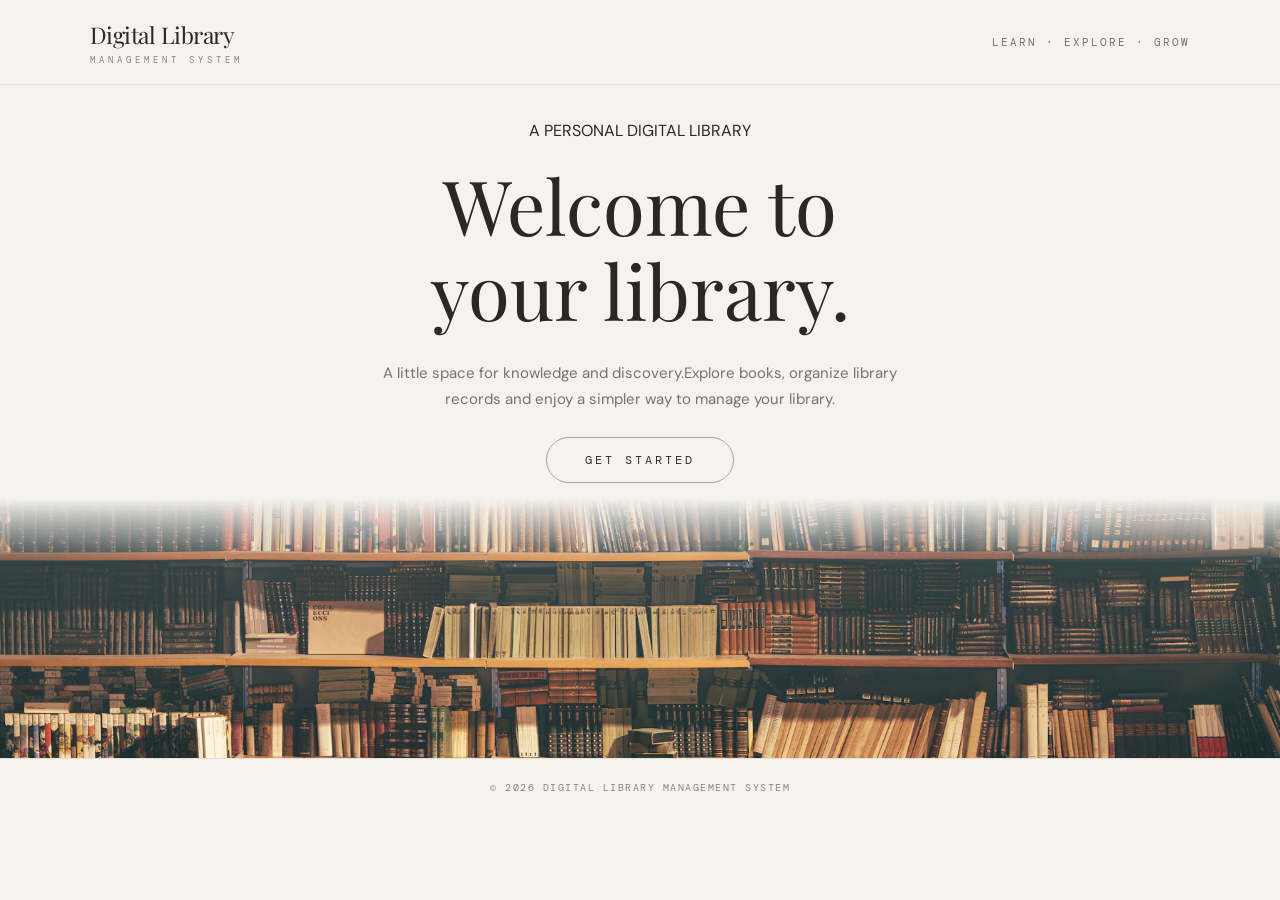
<file: index.html>
<!DOCTYPE html>
<html lang="en">
<head>
    <meta charset="UTF-8">
    <meta name="viewport" content="width=device-width, initial-scale=1.0">
    <title>Digital Library Management System</title>
    <link rel="preconnect" href="https://fonts.googleapis.com">
    <link rel="preconnect" href="https://fonts.gstatic.com" crossorigin>
    <link href="https://fonts.googleapis.com/css2?family=DM+Mono:wght@400;500&family=Playfair+Display:ital,wght@0,400;0,500;0,600;1,400;1,500&family=DM+Sans:wght@400;500;600&display=swap" rel="stylesheet">
    <link rel="stylesheet" href="index.css">
</head>
<body>
    <header>
        <div class="logo"> Digital Library <span>MANAGEMENT SYSTEM</span></div>
        <div class="header-text"> LEARN · EXPLORE · GROW </div>
    </header>
    <main>
        <section class="welcome-section">
            <p class="small-title fade-in"> A PERSONAL DIGITAL LIBRARY</p><br>
            <h1 class="fade-in delay-1">Welcome to<br>your library.</h1>
            <p class="description fade-in delay-2">A little space for knowledge and discovery.Explore books, organize library records and enjoy a simpler way to manage your library.</p>
            <a href="login/login.html" class="get-started fade-in delay-3"> GET STARTED</a>
        </section>
        <section class="bookshelf">
            <img src="./assets/image.png" alt="Beautiful library bookshelf">
            <div class="image-overlay"></div>
        </section>
    </main>
    <footer> © 2026 DIGITAL LIBRARY MANAGEMENT SYSTEM </footer>
</body>
</html>
</file>
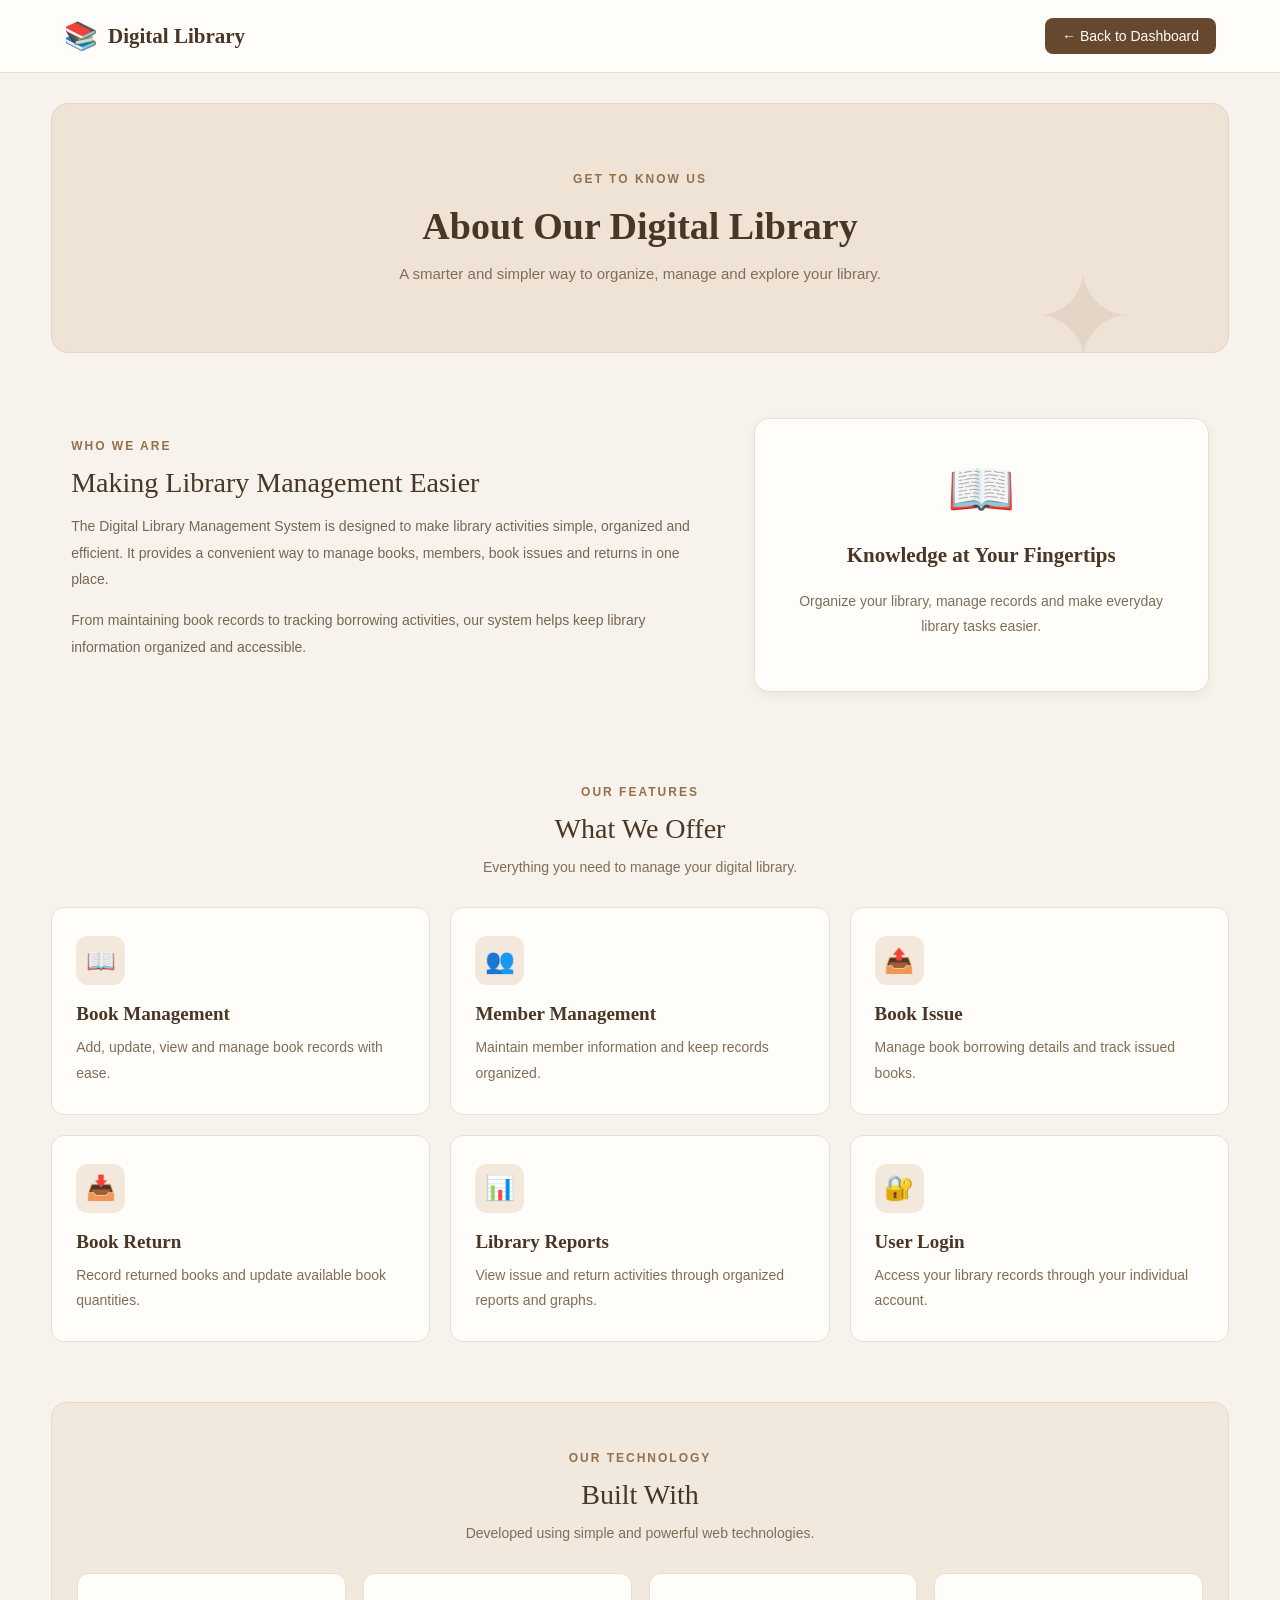
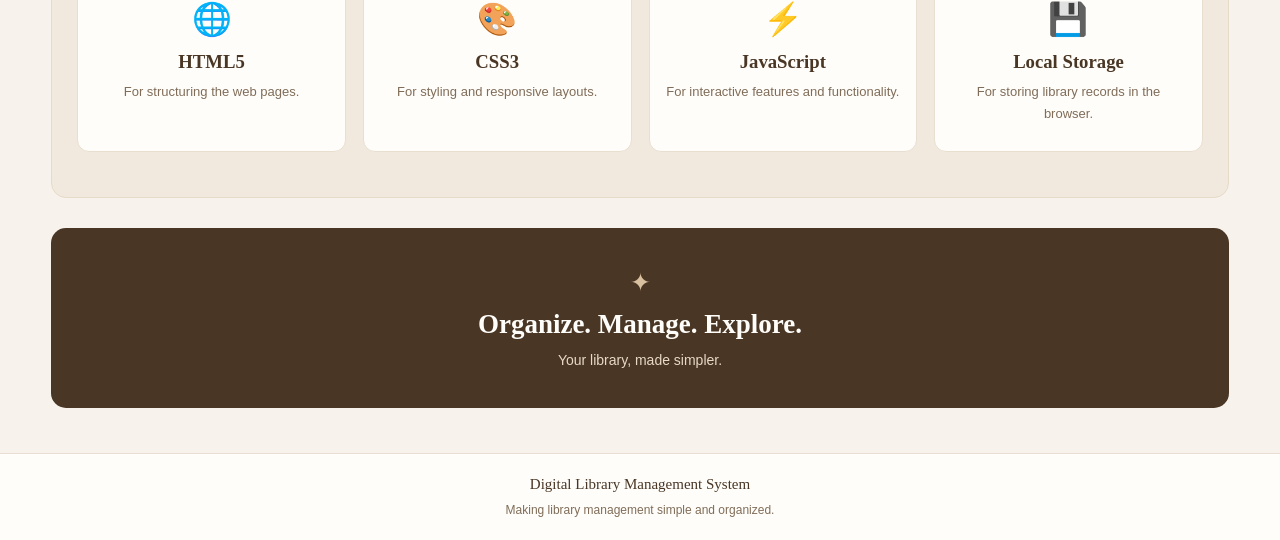
<file: about/about.html>
<!DOCTYPE html>
<html lang="en">
<head>
    <meta charset="UTF-8">
    <meta name="viewport" content="width=device-width, initial-scale=1.0">
    <title>About Us - Digital Library</title>
    <link rel="stylesheet" href="about.css">
</head>
<body>

    <!-- Header -->
    <header>
        <div class="header-content">
            <div class="logo">
                <span class="logo-icon">📚</span>
                <span>Digital Library</span>
            </div>

            <a href="../dashboard/dashboard.html" class="back-link">
                ← Back to Dashboard
            </a>
        </div>
    </header>

    <main>

        <!-- Hero Section -->
        <section class="hero">
            <span class="eyebrow">GET TO KNOW US</span>
            <h1>About Our Digital Library</h1>
            <p>
                A smarter and simpler way to organize,
                manage and explore your library.
            </p>
            <div class="hero-decoration">✦</div>
        </section>

        <!-- Introduction -->
        <section class="intro-section">

            <div class="intro-text">
                <span class="section-label">WHO WE ARE</span>
                <h2>Making Library Management Easier</h2>

                <p>
                    The Digital Library Management System is designed
                    to make library activities simple, organized and
                    efficient. It provides a convenient way to manage
                    books, members, book issues and returns in one place.
                </p>

                <p>
                    From maintaining book records to tracking borrowing
                    activities, our system helps keep library information
                    organized and accessible.
                </p>
            </div>

            <div class="intro-card">
                <div class="book-illustration">📖</div>
                <h3>Knowledge at Your Fingertips</h3>
                <p>
                    Organize your library, manage records and make
                    everyday library tasks easier.
                </p>
            </div>

        </section>

        <!-- Features -->
        <section class="features-section">

            <div class="section-heading">
                <span class="section-label">OUR FEATURES</span>
                <h2>What We Offer</h2>
                <p>
                    Everything you need to manage your digital library.
                </p>
            </div>

            <div class="feature-grid">

                <div class="feature-card">
                    <div class="feature-icon">📖</div>
                    <h3>Book Management</h3>
                    <p>
                        Add, update, view and manage book records
                        with ease.
                    </p>
                </div>

                <div class="feature-card">
                    <div class="feature-icon">👥</div>
                    <h3>Member Management</h3>
                    <p>
                        Maintain member information and keep
                        records organized.
                    </p>
                </div>

                <div class="feature-card">
                    <div class="feature-icon">📤</div>
                    <h3>Book Issue</h3>
                    <p>
                        Manage book borrowing details and
                        track issued books.
                    </p>
                </div>

                <div class="feature-card">
                    <div class="feature-icon">📥</div>
                    <h3>Book Return</h3>
                    <p>
                        Record returned books and update
                        available book quantities.
                    </p>
                </div>

                <div class="feature-card">
                    <div class="feature-icon">📊</div>
                    <h3>Library Reports</h3>
                    <p>
                        View issue and return activities through
                        organized reports and graphs.
                    </p>
                </div>

                <div class="feature-card">
                    <div class="feature-icon">🔐</div>
                    <h3>User Login</h3>
                    <p>
                        Access your library records through
                        your individual account.
                    </p>
                </div>

            </div>
        </section>

        <!-- Technologies -->
        <section class="technology-section">

            <div class="section-heading">
                <span class="section-label">OUR TECHNOLOGY</span>
                <h2>Built With</h2>
                <p>
                    Developed using simple and powerful web technologies.
                </p>
            </div>

            <div class="technology-grid">

                <div class="technology-card">
                    <span class="technology-icon">🌐</span>
                    <h3>HTML5</h3>
                    <p>For structuring the web pages.</p>
                </div>

                <div class="technology-card">
                    <span class="technology-icon">🎨</span>
                    <h3>CSS3</h3>
                    <p>For styling and responsive layouts.</p>
                </div>

                <div class="technology-card">
                    <span class="technology-icon">⚡</span>
                    <h3>JavaScript</h3>
                    <p>For interactive features and functionality.</p>
                </div>

                <div class="technology-card">
                    <span class="technology-icon">💾</span>
                    <h3>Local Storage</h3>
                    <p>For storing library records in the browser.</p>
                </div>

            </div>
        </section>

        <!-- Closing Section -->
        <section class="closing-section">
            <span>✦</span>
            <h2>Organize. Manage. Explore.</h2>
            <p>Your library, made simpler.</p>
        </section>

    </main>

    <!-- Footer -->
    <footer>
        <p>Digital Library Management System</p>
        <span>Making library management simple and organized.</span>
    </footer>

</body>
</html>
</file>
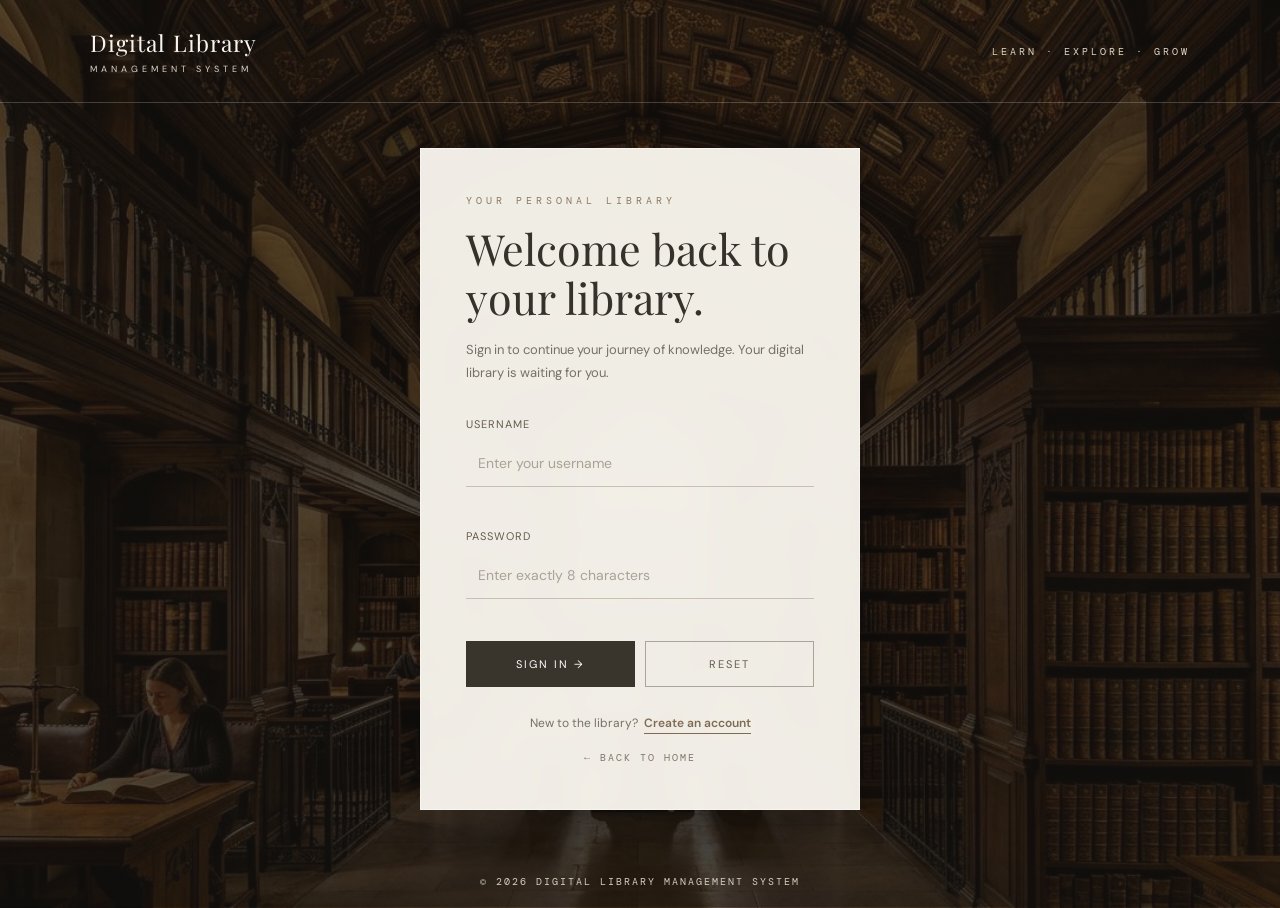
<file: books/books.html>
<!DOCTYPE html>
<html lang="en">
<head>
    <meta charset="UTF-8">
    <meta name="viewport" content="width=device-width, initial-scale=1.0">
    <title>Book Management - Digital Library</title>
    <link rel="stylesheet" href="books.css">
</head>
<body>
    <header>
        <h1>Digital Library Management System</h1>
    </header>
    <main>
        <div class="book-container">
            <h2>
                Book Management
            </h2>
            <div class="form-box">
                <h3>Add New Book</h3>
                <form id="bookForm">
                    <div class="form-row">
                        <div class="form-group">
                            <label for="bookId">
                                Book ID
                            </label>
                            <input type="text" id="bookId" placeholder="Enter Book ID">
                            <span id="bookIdError" class="error"></span>
                        </div>
                        <div class="form-group">
            <label for="bookName">Book Name</label>
            <input type="text" id="bookName" placeholder="Enter Book Name">
            <span id="bookNameError" class="error"></span>
    </div>
    </div>
    <div class="form-row">
    <div class="form-group">
    <label for="author">Author</label>
    <input type="text"id="author"placeholder="Enter Author Name">
    <span id="authorError" class="error"></span>
</div>
<div class="form-group">
    <label for="category"> Category</label>
        <select id="category">
            <option value="">-- Select Category --</option>
            <option value="Fiction">Fiction</option>
            <option value="Non-Fiction">Non-Fiction
                                </option>
                                <option value="Self Help">
                                    Self Help
                                </option>
                                <option value="Biography">
                                    Biography
                                </option>
                                <option value="Autobiography">
                                    Autobiography
                                </option>
                                <option value="Romance">
                                    Romance
                                </option>
                                <option value="Mystery">
                                    Mystery
                                </option>
                                <option value="Thriller">
                                    Thriller
                                </option>
                                <option value="Fantasy">
                                    Fantasy
                                </option>
                                <option value="Science Fiction">
                                    Science Fiction
                                </option>
                                <option value="Adventure">
                                    Adventure
                                </option>
                                <option value="History">
                                    History
                                </option>
                                <option value="Psychology">
                                    Psychology
                                </option>
                                <option value="Finance">
                                    Finance
                                </option>
                                <option value="Personal Development">
                                    Personal Development
                                </option>
                            </select>
                        </div>
                    </div>
                    <div class="form-row">
                        <div class="form-group">
                            <label for="publisher">Publisher</label>
                            <input type="text"id="publisher" placeholder="Enter Publisher">
                            <span id="publisherError" class="error"></span>
                        </div>
                        <div class="form-group">
                            <label for="year">Year</label>
                            <select id="year">
                                <option value="">
                                    -- Select Year --
                                </option>
                            </select>
                        </div>
                    </div>
                <div class="form-row">
    <div class="form-group">
        <label for="quantity">Quantity</label>
        <input type="number" id="quantity" placeholder="Enter Quantity" min="1">
        <span id="quantityError" class="error"></span>
    </div>
    <div class="form-group">
        <label for="bookImage">Book Image</label>
        <input type="file" id="bookImage"  accept="image/*">
    </div>
    <div class="form-row">
    <div class="form-group recommend-option">
        <label for="recommendOnDashboard">
            <input type="checkbox" id="recommendOnDashboard">
            Recommend on Dashboard
        </label>
        <small>Feature this book in dashboard recommendations.</small>
    </div>
</div>
</div>
                    <div class="button-group">
                        <button type="submit" id="submitButton">Add Book
                        </button>
                        <button type="reset" class="reset-button">Reset
                        </button>
                    </div>
                    <p id="bookMessage"></p>
                </form>
            </div>
            <div class="book-list">
                <h3>Book List</h3>
                <div class="search-box">
                <input type="text" id="searchBook" placeholder="Search by Book Name, Author or Category">
            </div>
                <table>
                    <thead>
                        <tr>
                            <th>Book ID</th>
                            <th>Book Name</th>
                            <th>Author</th>
                            <th>Category</th>
                            <th>Quantity</th>
                            <th>Action</th>
                        </tr>
                    </thead>
                    <tbody id="bookTableBody">
                    </tbody>
                </table>
            </div>
            <div class="back-container">
                <a href="../dashboard/dashboard.html" class="back-button"> Back to Dashboard</a>
            </div>
        </div>
<div id="viewModal" class="modal">
    <div class="modal-content">
        <span class="close-button" onclick="closeView()">
            &times;
        </span>
        <h3>Book Details</h3>
        <div class="book-details">
                <img id="viewBookImage" class="view-book-image" alt="Book Image">
            <p>
                <strong>Book ID:</strong>
                <span id="viewBookId"></span>
            </p>
            <p>
                <strong>Book Name:</strong>
                <span id="viewBookName"></span>
            </p>
            <p>
                <strong>Author:</strong>
                <span id="viewAuthor"></span>
            </p>
            <p>
                <strong>Category:</strong>
                <span id="viewCategory"></span>
            </p>
            <p>
                <strong>Publisher:</strong>
                <span id="viewPublisher"></span>
            </p>
            <p>
                <strong>Year:</strong>
                <span id="viewYear"></span>
            </p>
            <p>
                <strong>Quantity:</strong>
                <span id="viewQuantity"></span>
            </p>
        </div>
        <button class="close-modal-button" onclick="closeView()"> Close</button>
    </div>
</div>
    </main>
    <footer>
        <p>&copy; 2026 Digital Library Management System</p>
    </footer>
    <script src="books.js"></script>
</body>
</html>
</file>
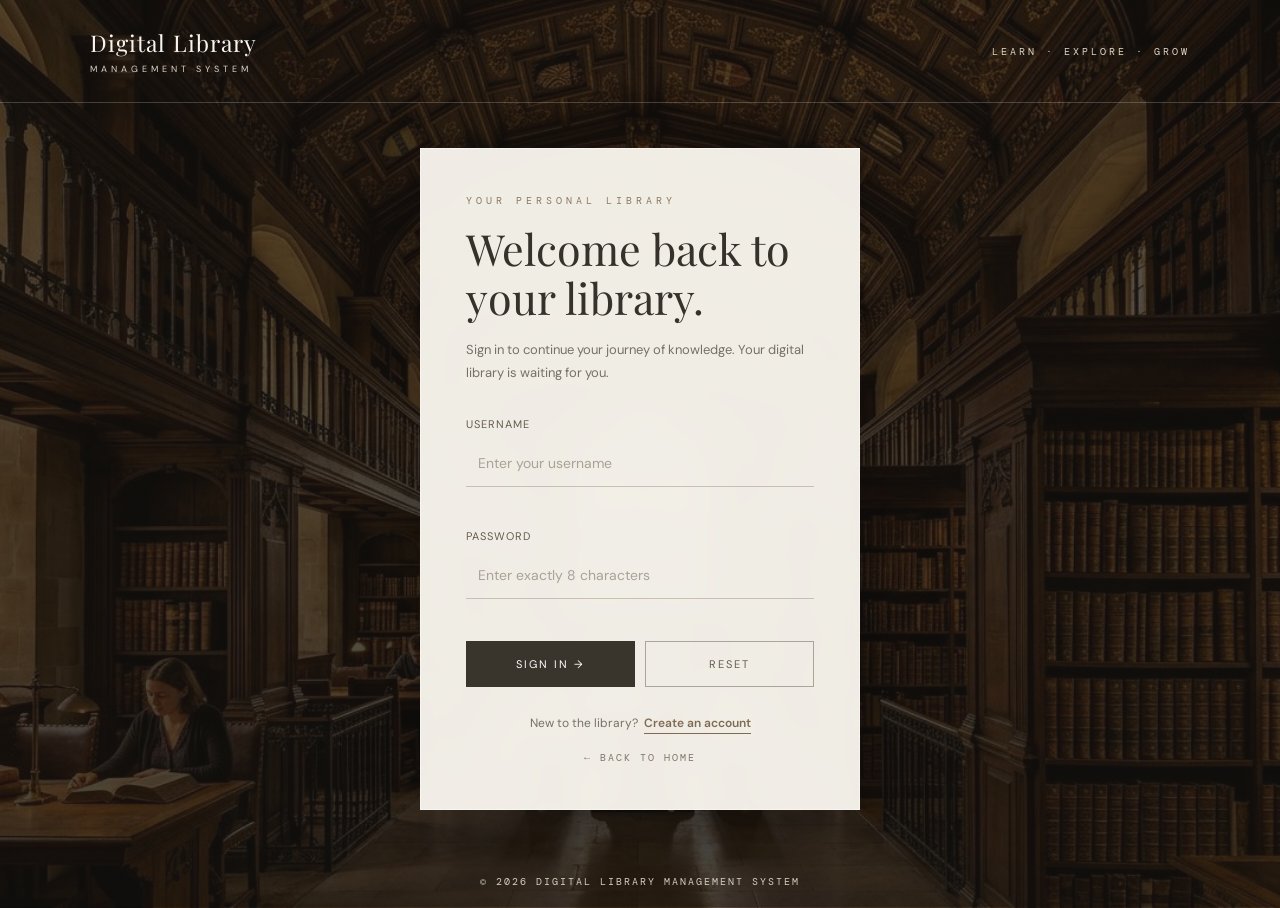
<file: collections/collection.html>
<!DOCTYPE html>
<html lang="en">
<head>
    <meta charset="UTF-8">
    <meta name="viewport" content="width=device-width, initial-scale=1.0">
    <title>Book Collections - Digital Library</title>
    <link rel="stylesheet" href="collection.css">
</head>
<body>

    <header>
        <h1>📚 Digital Library Management System</h1>
        <p>Explore Our Book Collections</p>
    </header>

    <main>
        <div class="collection-container">

            <div class="collection-layout">

                <!-- LEFT SIDE: BOOK GALLERY -->

                <section class="gallery-section">

                    <div class="gallery-top">
                        <div>
                            <span class="eyebrow">DISCOVER YOUR NEXT READ</span>
                            <h2>Explore the Library</h2>
                            <p>Find your next favourite book.</p>
                        </div>

                        <div class="search-box">
                            <input
                                type="text"
                                id="searchBooks"
                                placeholder="Search books or authors..."
                            >
                            <span>⌕</span>
                        </div>
                    </div>

                    <!-- Category Tabs -->

                    <div class="category-tabs" id="categoryTabs"></div>

                    <!-- Book Gallery -->

                    <div class="gallery-heading">
                        <h3 id="galleryTitle">All Books</h3>
                        <span id="bookCount"></span>
                    </div>

                    <div class="book-grid" id="collectionList"></div>

                    <div class="back-container">
                        <a href="../dashboard/dashboard.html" class="back-button">
                            ← Back to Dashboard
                        </a>
                    </div>

                </section>

                <!-- RIGHT SIDE: BOOK DETAILS -->

                <aside class="book-details-panel" id="bookDetailsPanel" hidden></aside>

            </div>

        </div>
    </main>

    <footer>
        <p>© 2026 Digital Library Management System</p>
    </footer>

    <script src="collection.js"></script>
</body>
</html>
</file>
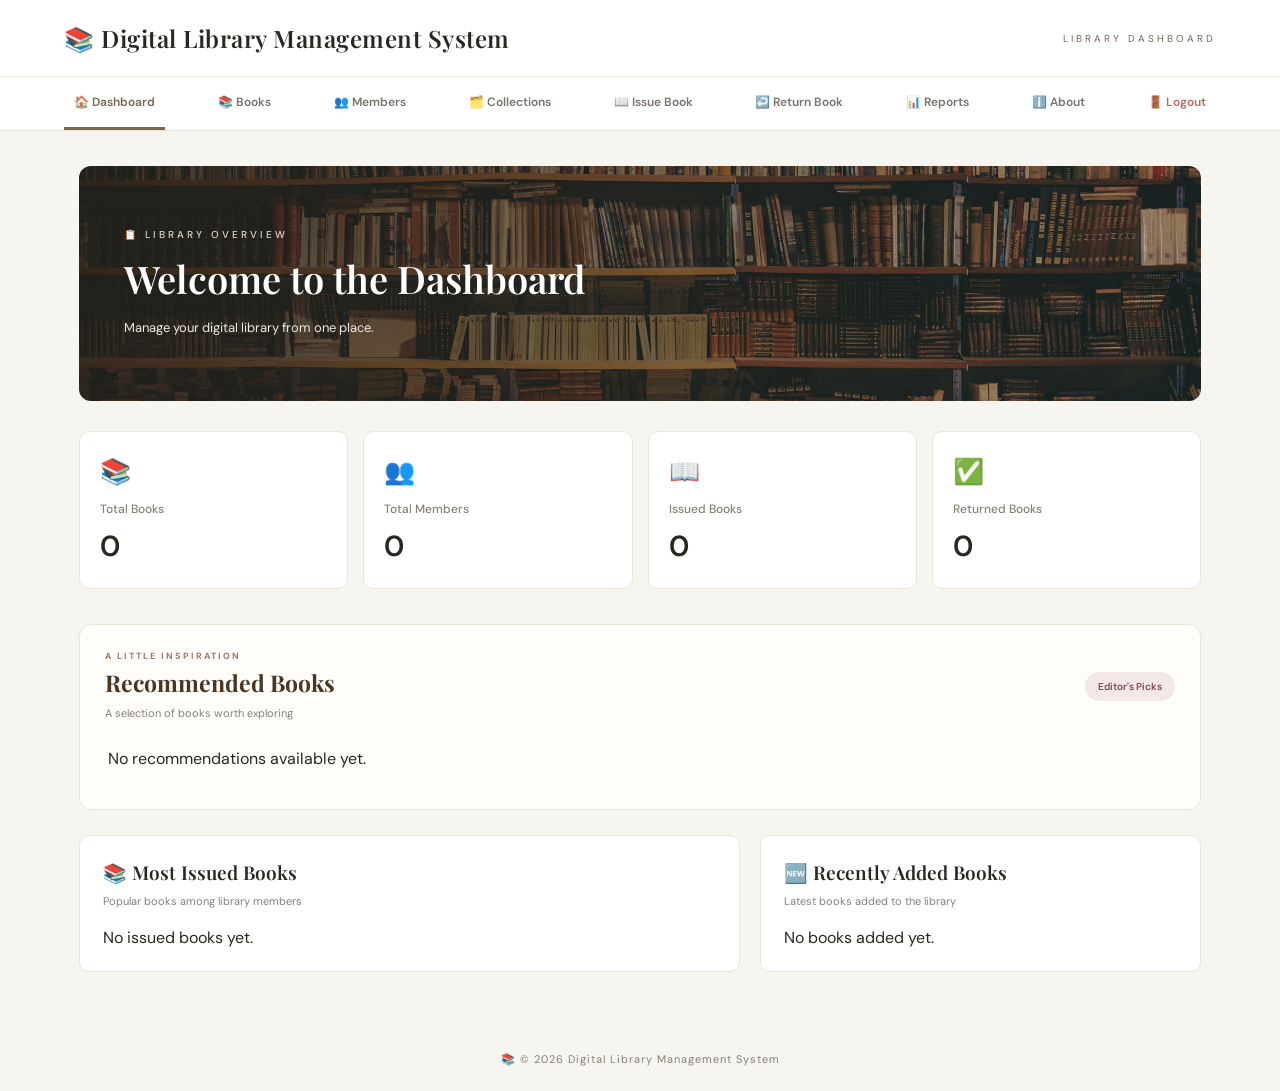
<file: dashboard/dashboard.html>
<!DOCTYPE html>
<html lang="en">
<head>
    <meta charset="UTF-8">
    <meta name="viewport"content="width=device-width, initial-scale=1.0">
    <title> Dashboard - Digital Library</title>
    <link rel="stylesheet"href="dashboard.css">
</head>
<body>
    <header class="dashboard-header">
        <h1>📚 Digital Library Management System</h1>
        <p>Library Dashboard</p>
    </header>
    <nav class="navbar">
        <a href="#" class="nav-link active" data-section="dashboard"> 🏠 Dashboard</a>
        <a href="../books/books.html" class="nav-link">📚 Books</a>
        <a href="../members/members.html" class="nav-link">👥 Members</a>
        <a href="../collections/collection.html" class="nav-link">🗂️ Collections</a>
        <a href="../issue/issue.html" class="nav-link" data-section="issue">📖 Issue Book</a>
        <a href="../return/return.html" class="nav-link" data-section="return">  ↩️ Return Book</a>
        <a href="../reports/reports.html" class="nav-link" data-section="reports"> 📊 Reports</a>
        <a href="../about/about.html" class="nav-link" data-section="about"> ℹ️ About</a>
        <a href="../index.html" class="nav-link logout"> 🚪 Logout</a>
        
    </nav>
    <main class="dashboard-container">
        <div id="dashboardContent">
            <div class="dashboard-title">
                <p class="small-title">
                    📋 LIBRARY OVERVIEW
                </p>
                <h2>
                    Welcome to the Dashboard
                </h2>
                <p>Manage your digital library from one place.</p>
            </div>
            <div class="summary-cards">
                <div class="summary-card">
                    <div class="dashboard-emoji">
                        📚
                    </div>
                    <h3>
                        Total Books
                    </h3>
                    <p id="totalBooks">
                        0
                    </p>
                </div>
                <div class="summary-card">
                    <div class="dashboard-emoji">
                        👥
                    </div>
                    <h3>
                        Total Members
                    </h3>
                    <p id="totalMembers">
                        0
                    </p>
                </div>
                <div class="summary-card">
                    <div class="dashboard-emoji">
                        📖
                    </div>
                    <h3>
                        Issued Books
                    </h3>
                    <p id="issuedBooks">0</p>
                </div>
                <div class="summary-card">
                    <div class="dashboard-emoji">✅
                    </div>
                    <h3> Returned Books</h3>
                    <p id="returnedBooks"> 0</p>
                </div>
            </div>
            <section class="recommended-section">
    <div class="section-heading">
        <div>
            <p class="small-title">A LITTLE INSPIRATION</p>
            <h3>Recommended Books</h3>
            <p class="section-description">
                A selection of books worth exploring
            </p>
        </div>
        <span class="recommend-label">Editor's Picks</span>
    </div>

    <div id="recommendedBooks" class="recommended-books">
        <p>No recommendations available yet.</p>
    </div>
</section>
            <div class="dashboard-bottom">
                <div class="most-issued">
                    <h3> 📚 Most Issued Books</h3>
                    <p class="section-description"> Popular books among library members
                    </p>
                    <div id="mostIssuedBooks">
                        <p>  No issued books yet.</p>
                    </div>
                </div>
                <div class="most-issued">
                    <h3>🆕 Recently Added Books</h3>
                    <p class="section-description"> Latest books added to the library</p>
                    <div id="recentBooks">
                    </div>
                </div>
            </div>
        </div>
    </main>
    <footer>
        <p>📚 &copy; 2026 Digital Library Management System</p>
    </footer>
    <script src="dashboard.js"></script>
</body>
</html>
</file>
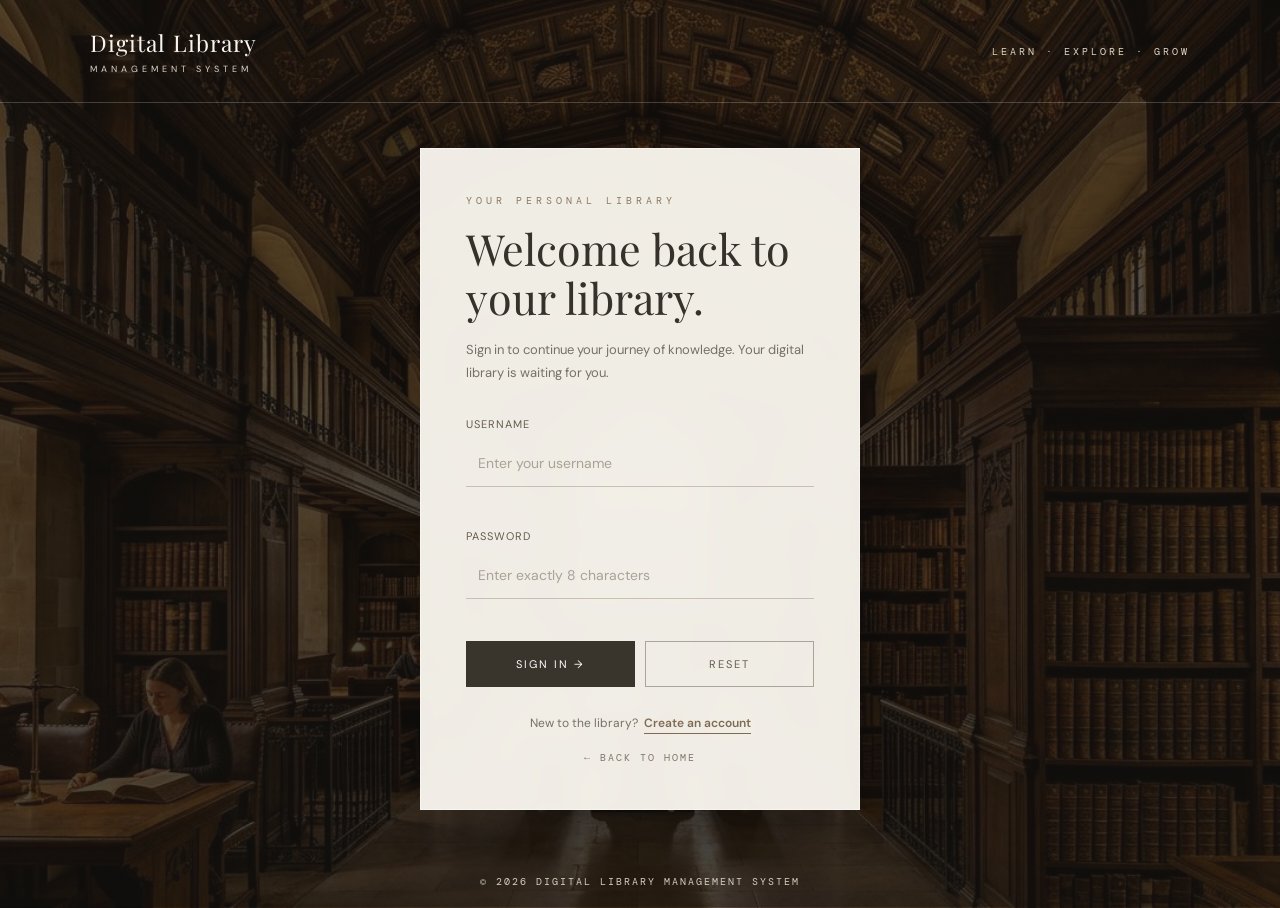
<file: issue/issue.html>
<!DOCTYPE html>
<html lang="en">
<head>
    <meta charset="UTF-8">
    <meta name="viewport" content="width=device-width, initial-scale=1.0">
    <title>Issue Book - Digital Library</title>
    <link rel="stylesheet" href="issue.css">
    <script src="issue.js" defer></script>
</head>
<body>
    <div class="container">
        <header class="page-header">
            <div>
                <p class="eyebrow">DIGITAL LIBRARY MANAGEMENT</p>
                <h1>Issue a Book</h1>
                <p class="subtitle">Assign books to registered library members.</p>
            </div>
            <a class="back-link" href="../dashboard/dashboard.html">
                ← Dashboard
            </a>
        </header>

        <section class="form-card">
            <h2>Issue Details</h2>

            <form id="issueForm">
                <div class="form-grid">
                    <div class="form-group">
                        <label for="memberSelect">Select Member</label>
                        <select id="memberSelect" required>
                            <option value="">Choose a member</option>
                        </select>
                        <small id="memberInfo"></small>
                    </div>

                    <div class="form-group">
                        <label for="bookSelect">Select Book</label>
                        <select id="bookSelect" required>
                            <option value="">Choose a book</option>
                        </select>
                        <small id="bookInfo"></small>
                    </div>

                    <div class="form-group">
                        <label for="issueDate">Issue Date</label>
                        <input type="date" id="issueDate" required>
                    </div>

                    <div class="form-group">
                        <label for="returnDate">Due Date</label>
                        <input type="date" id="returnDate" required>
                    </div>
                </div>

                <p id="issueMessage" role="status"></p>
                <button type="submit" class="primary-btn">Issue Book</button>
            </form>
        </section>

        <section class="table-card">
            <div class="table-heading">
                <div>
                    <h2>Issue Records</h2>
                    <p>Recently issued books and their due dates.</p>
                </div>
                <span id="recordCount" class="count">0 records</span>
            </div>

            <div class="table-wrapper">
                <table>
                    <thead>
                        <tr>
                            <th>Issue ID</th>
                            <th>Member</th>
                            <th>Book</th>
                            <th>Issue Date</th>
                            <th>Due Date</th>
                            <th>Status</th>
                        </tr>
                    </thead>
                    <tbody id="issueTableBody"></tbody>
                </table>
            </div>
        </section>
    </div>
</body>
</html>
</file>
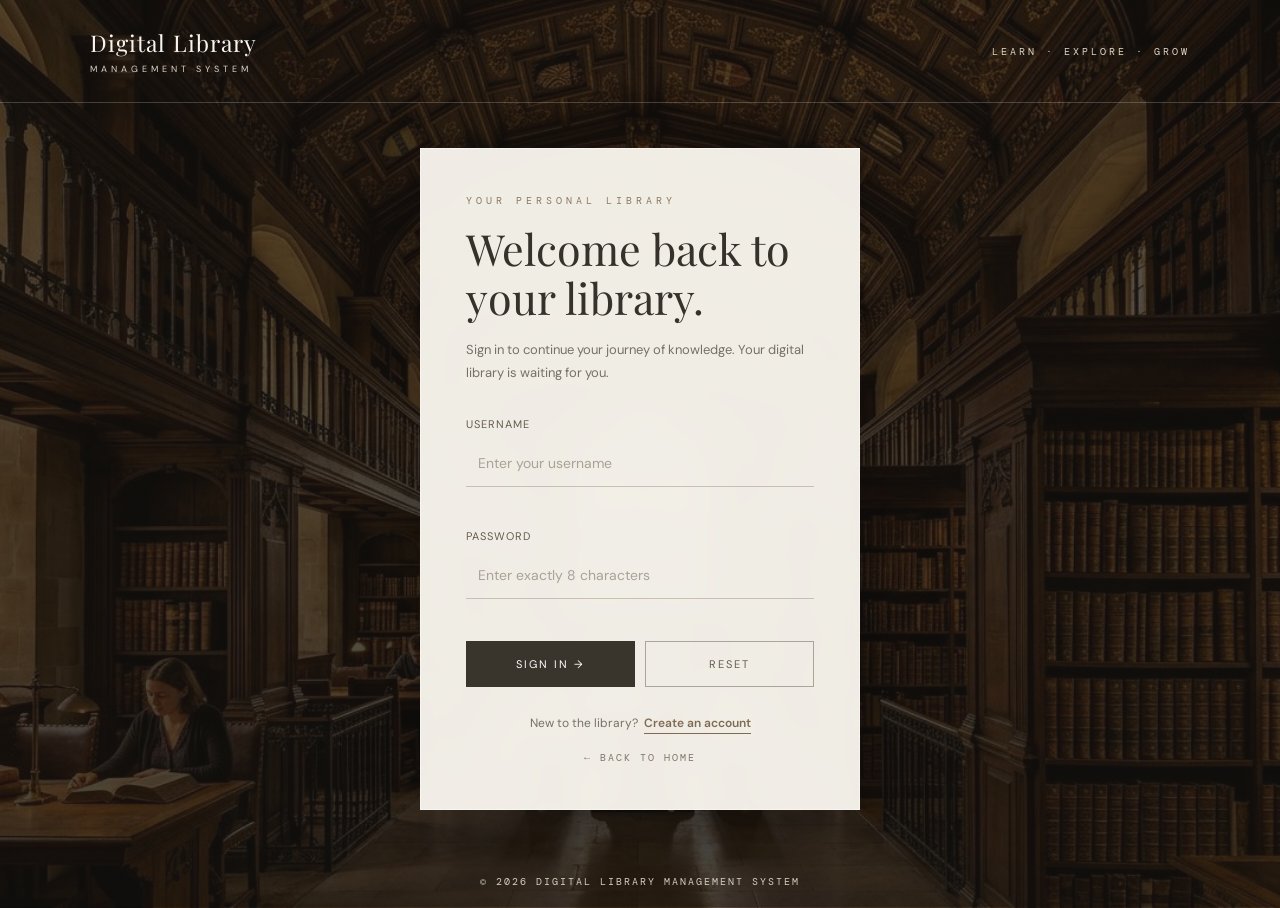
<file: login/login.html>
<!DOCTYPE html>
<html lang="en">
<head>
    <meta charset="UTF-8">
    <meta name="viewport" content="width=device-width, initial-scale=1.0">

    <title>Login - Digital Library</title>

    <!-- Google Fonts -->
    <link rel="preconnect" href="https://fonts.googleapis.com">
    <link rel="preconnect" href="https://fonts.gstatic.com" crossorigin>

    <link href="https://fonts.googleapis.com/css2?family=DM+Sans:wght@400;500;600&family=Playfair+Display:wght@400;500;600&family=DM+Mono:wght@400;500&display=swap" rel="stylesheet">

    <!-- Original CSS file -->
    <link rel="stylesheet" href="login.css">
</head>

<body>

    <!-- HEADER -->
    <header>

        <div class="logo">
            Digital Library
            <span>MANAGEMENT SYSTEM</span>
        </div>

        <div class="header-text">
            LEARN · EXPLORE · GROW
        </div>

    </header>


    <!-- MAIN LOGIN SECTION -->
    <main class="login-section">

        <div class="login-box">

            <p class="small-title">YOUR PERSONAL LIBRARY</p>

            <h2>Welcome back to<br>your library.</h2>

            <p class="form-text">
                Sign in to continue your journey of knowledge.
                Your digital library is waiting for you.
            </p>


            <!-- ORIGINAL LOGIN FORM -->
            <form id="loginForm">

                <div class="form-group">

                    <label for="username">USERNAME</label>

                    <input
                        type="text"
                        id="username"
                        name="username"
                        placeholder="Enter your username"
                        autocomplete="username"
                    >

                    <p id="usernameError" class="input-error"></p>

                </div>


                <div class="form-group">

                    <label for="password">PASSWORD</label>

                    <input
                        type="password"
                        id="password"
                        name="password"
                        placeholder="Enter exactly 8 characters"
                        maxlength="8"
                        autocomplete="current-password"
                    >

                    <p id="passwordError" class="input-error"></p>

                </div>


                <!-- ORIGINAL BUTTONS PRESERVED -->
                <div class="button-group">
                    <button type="submit" class="login-button">
                        SIGN IN →
                    </button>
                    <button type="reset" class="reset-button">
                        RESET
                    </button>
                </div>
                <!-- ORIGINAL MESSAGE ID PRESERVED -->
                <p id="loginMessage" class="login-success"></p>
                <!-- ORIGINAL REGISTER LINK PRESERVED -->
                <p class="register-link">
                    New to the library?
                    <a href="../register/register.html">
                        Create an account
                    </a>
                </p>
            </form>
            <!-- BACK TO HOME -->
            <a href="../index.html" class="back-home">
                ← BACK TO HOME
            </a>
        </div>
    </main>
    <!-- FOOTER -->
    <footer>
        © 2026 DIGITAL LIBRARY MANAGEMENT SYSTEM
    </footer>
    <!-- ORIGINAL JAVASCRIPT - DO NOT MODIFY -->
    <script src="login.js"></script>

</body>
</html>
</file>
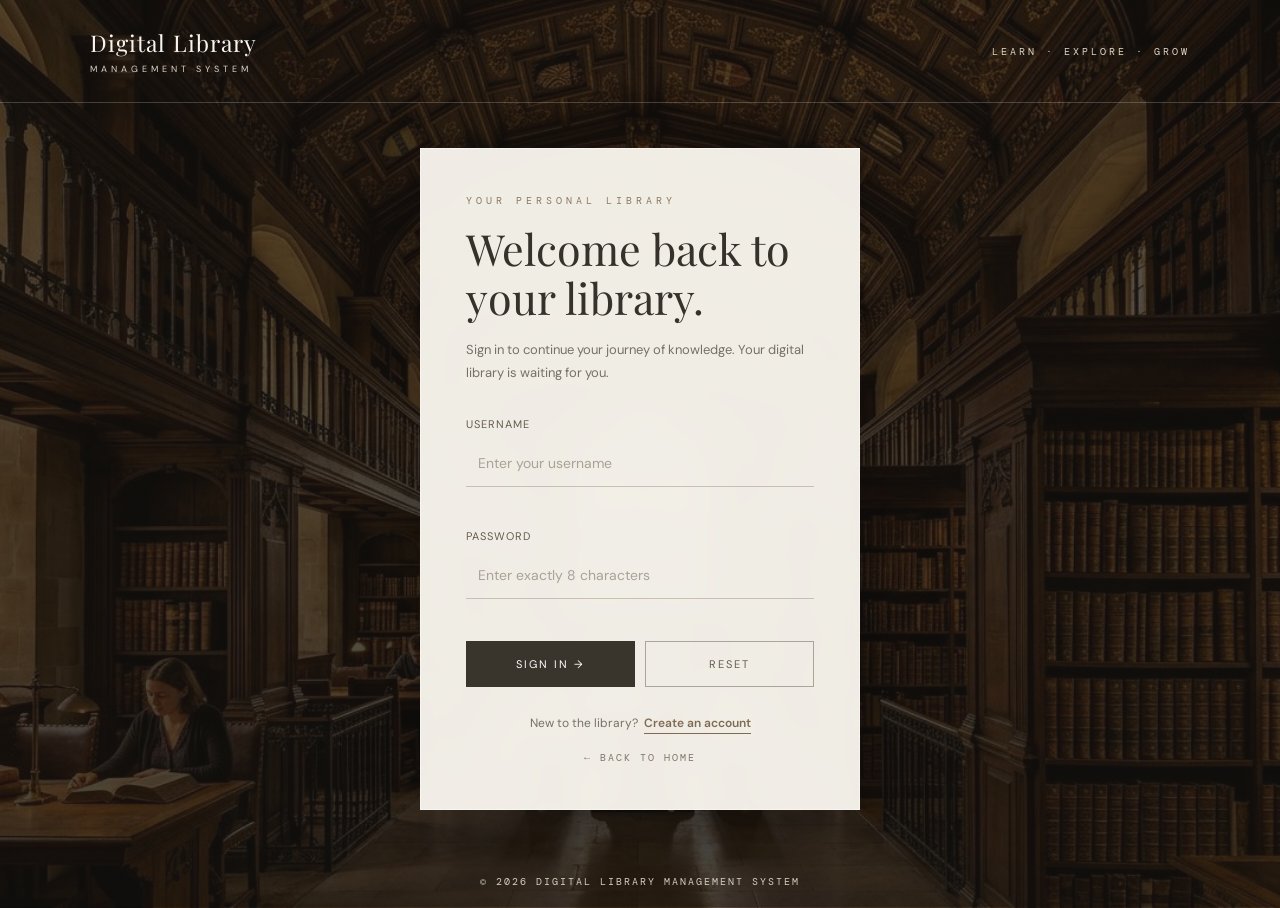
<file: members/members.html>
<!DOCTYPE html>
<html lang="en">

<head>
    <meta charset="UTF-8">
    <meta name="viewport" content="width=device-width, initial-scale=1.0">
    <title>Member Management - Digital Library</title>
    <link rel="stylesheet" href="members.css">
</head>
<body>
    <header>
        <h1>Digital Library Management System</h1>
    </header>
    <main>
        <div class="member-container">
            <h2>Member Management</h2>
            <div class="form-box">
                <h3>Add New Member</h3>
                <form id="memberForm">
                    <div class="form-row">
                        <div class="form-group">
                            <label for="memberId">Member ID</label>
                            <input type="text" id="memberId" placeholder="Enter Member ID">
                            <span id="memberIdError" class="error"></span>
                        </div>
                        <div class="form-group">
                            <label for="memberName">Name</label>
                            <input type="text" id="memberName" placeholder="Enter Name">
                            <span id="memberNameError" class="error"></span>
                        </div>
                    </div>
                    <div class="form-row">
                        <div class="form-group">
                            <label for="department">Department</label>
                            <input type="text" id="department" placeholder="Enter Department">
                            <span id="departmentError" class="error"></span>
                        </div>
                        <div class="form-group">
                            <label for="email">Email</label>
                            <input type="text" id="email" placeholder="Enter Email">
                            <span id="emailError" class="error"></span>
                        </div>
                    </div>
                    <div class="form-row">
                        <div class="form-group">
                            <label for="mobile">Mobile</label>
                            <input type="text" id="mobile" placeholder="Enter 10-digit Mobile Number">
                            <span id="mobileError" class="error"></span>
                        </div>
                    </div>
                    <div class="button-group">
                        <button type="submit">Add Member</button>
                        <button type="reset" class="reset-button">Reset</button>
                    </div>
                    <p id="memberMessage"></p>
                </form>
            </div>
            <div class="member-list">
                <h3>Member List</h3>
                <div class="search-box">
                    <input type="text" id="seachMember" placeholder="Search by Member ID or Name">
                </div>
                <table>
                    <thead>
                        <tr>
                            <th>Member ID</th>
                            <th>Name</th>
                            <th>Department</th>
                            <th>Action</th>
                        </tr>
                    </thead>
                    <tbody id="memberTableBody"></tbody>
                </table>
            </div>
            <div class="back-container">
                <a href="../dashboard/dashboard.html" class="back-button"> Back to Dashboard </a>
            </div>
        </div>
        <div id="viewModal" class="modal"> 
            <div class="modal-content"> 
                <span class="close-button" onclick="closeView()">&times;</span> 
                <div class="profile-icon">👤</div> 
                <h3>Member Profile</h3> 
                <h2 id="viewMemberName"></h2> 
                <p class="profile-id"> Member ID: <span id="viewMemberId"></span> 
                </p> <hr> 
                <div class="member-details"> 
                    <p> <strong>Department</strong> 
                        <span id="viewDepartment"></span> 
                    </p> 
                    <p> <strong>Email</strong> 
                        <span id="viewEmail"></span> 
                    </p> 
                    <p> <strong>Mobile</strong> 
                        <span id="viewMobile"></span> 
                    </p> 
                    <p> <strong>Member Since</strong> 
                        <span id="viewMemberSince"></span> 
                    </p> 
                    <p> <strong>Status</strong> 
                        <span class="active-status">● Active</span> 
                    </p> 
                </div>
                <button class="close-modal-button" onclick="closeView()">
                    Close
                </button>
            </div>
        </div>
    </main>
    <footer>
        <p>&copy; 2026 Digital Library Management System</p>
    </footer>
    <script src="members.js"></script>
</body>
</html>
</file>
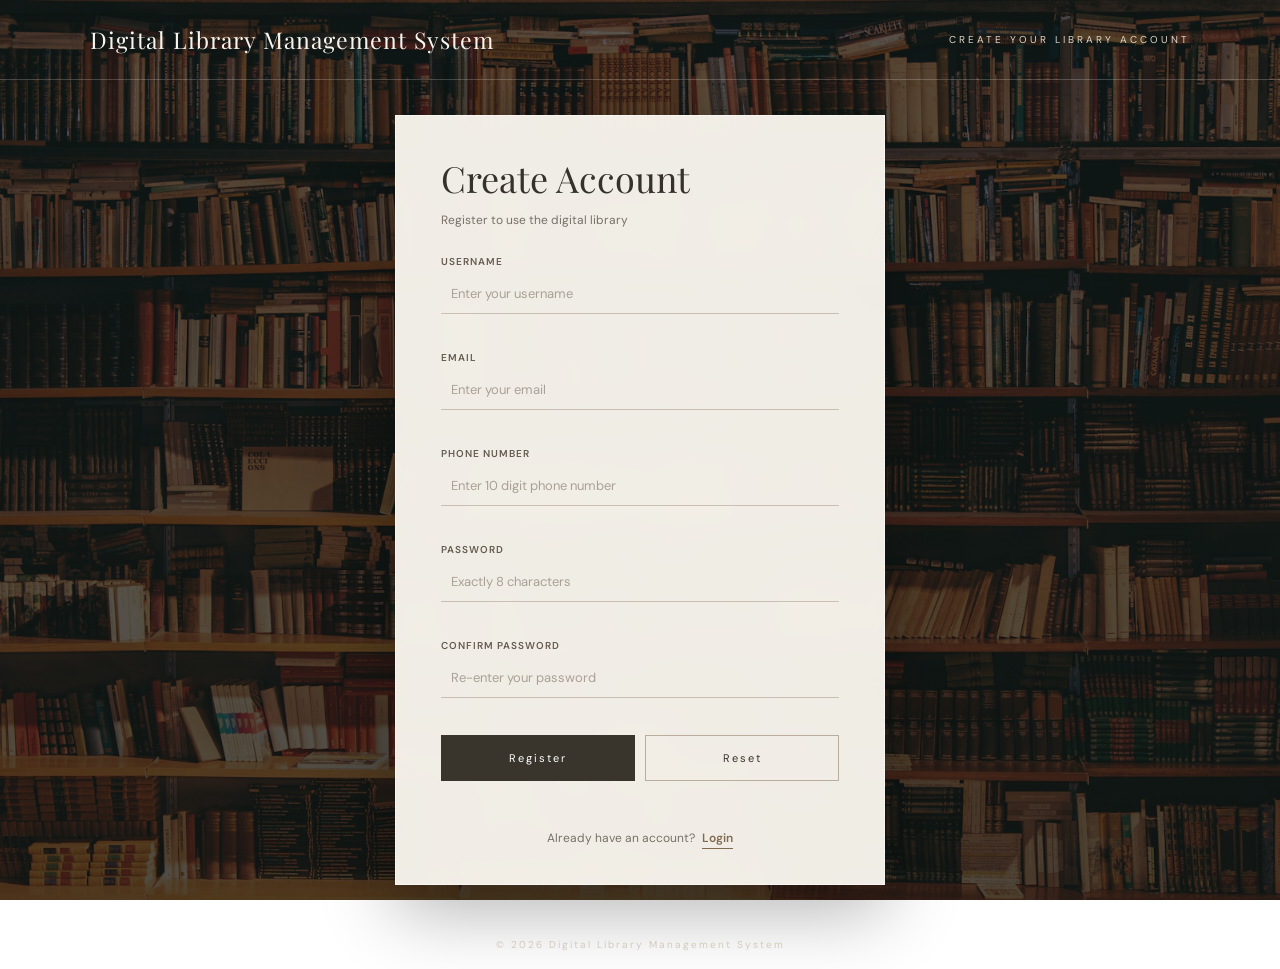
<file: register/register.html>
<!DOCTYPE html>
<html lang="en">
<head>
    <meta charset="UTF-8">
    <meta name="viewport" content="width=device-width, initial-scale=1.0">
    <title>Register - Digital Library</title>

    <link rel="stylesheet" href="register.css">

    <link href="https://fonts.googleapis.com/css2?family=DM+Sans:wght@400;500;600&family=Playfair+Display:wght@400;500;600&display=swap" rel="stylesheet">
</head>

<body>

    <header>
        <h1>Digital Library Management System</h1>
        <p>Create your library account</p>
    </header>

    <main class="login-section">

        <div class="login-box">

            <h2>Create Account</h2>

            <p class="form-text">Register to use the digital library</p>

            <form id="registerForm">

                <label for="username">Username</label>
                <input type="text" id="username" name="username"
                       placeholder="Enter your username"
                       autocomplete="username">
                <p id="registerUsernameError" class="input-error"></p>

                <label for="email">Email</label>
                <input type="email" id="email" name="email"
                       placeholder="Enter your email"
                       autocomplete="email">
                <p id="emailError" class="input-error"></p>

                <label for="phone">Phone Number</label>
                <input type="tel" id="phone" name="phone"
                       placeholder="Enter 10 digit phone number"
                       maxlength="10" inputmode="numeric">
                <p id="phoneError" class="input-error"></p>

                <label for="password"> Password</label>
                <input type="password" id="password" name="password"
                       placeholder="Exactly 8 characters"
                       maxlength="8" autocomplete="new-password">
                <p id="registerPasswordError" class="input-error"></p>

                <label for="confirmPassword"> Confirm Password</label>
                <input type="password" id="confirmPassword" name="confirmPassword"
                       placeholder="Re-enter your password"
                       maxlength="8" autocomplete="new-password">
                <p id="confirmPasswordError" class="input-error"></p>

                <div class="button-group">
                    <button type="submit">Register</button>
                    <button type="reset" class="reset-button">Reset</button>
                </div>

                <p id="registerMessage" class="success-message"></p>

                <p class="register-link">
                    Already have an account?
                    <a href="../login/login.html">Login</a>
                </p>

            </form>

        </div>

    </main>

    <footer>
        <p>&copy; 2026 Digital Library Management System</p>
    </footer>

    <script src="register.js"></script>

</body>
</html>
</file>
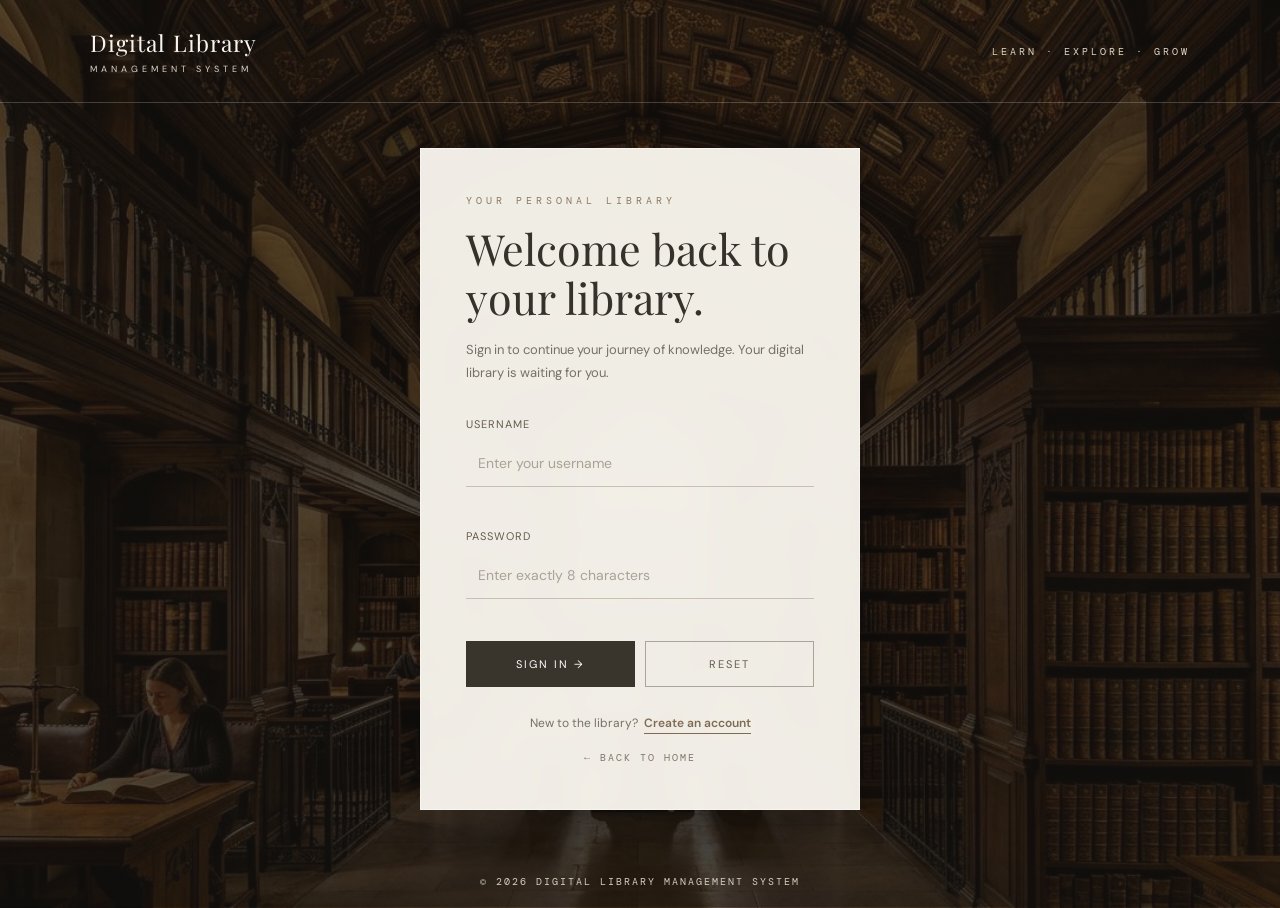
<file: reports/reports.html>
<!DOCTYPE html>
<html lang="en">
<head>
    <meta charset="UTF-8">
    <meta name="viewport" content="width=device-width, initial-scale=1.0">
    <title>Library Reports</title>
    <link rel="stylesheet" href="reports.css">
    <script src="reports.js" defer></script>
</head>

<body>

    <header>
        <h1>Library Reports</h1>
        <p>Track your library's issues, returns and activity</p>
        <a href="../dashboard/dashboard.html">← Back to Dashboard</a>
    </header>

    <main>

        <!-- SUMMARY CARDS -->
        <section class="summary-grid">

            <div class="summary-card">
                <h3>Total Book Titles</h3>
                <p id="totalTitles">0</p>
            </div>

            <div class="summary-card">
                <h3>Available Copies</h3>
                <p id="totalCopies">0</p>
            </div>

            <div class="summary-card">
                <h3>Total Members</h3>
                <p id="totalMembers">0</p>
            </div>

            <div class="summary-card">
                <h3>Currently Issued</h3>
                <p id="issuedBooks">0</p>
            </div>

            <div class="summary-card">
                <h3>Total Returned</h3>
                <p id="returnedBooks">0</p>
            </div>

            <div class="summary-card">
                <h3>Overdue Books</h3>
                <p id="overdueBooks">0</p>
            </div>

        </section>

        <!-- WEEKLY ISSUE GRAPH -->
        <section class="report-section">

            <div class="section-heading">
                <div>
                    <h2>Weekly Book Issue Report</h2>
                    <p>Number of books issued each day this week</p>
                </div>
            </div>

            <div class="chart-legend">
                <span class="legend-dot issue-dot"></span>
                Books Issued
            </div>

            <div id="issueChart" class="weekly-chart"></div>

            <p id="issueWeeklyTotal" class="weekly-total">
                Total issued this week: 0
            </p>

        </section>

        <!-- WEEKLY RETURN GRAPH -->
        <section class="report-section">

            <div class="section-heading">
                <div>
                    <h2>Weekly Book Return Report</h2>
                    <p>Number of books returned each day this week</p>
                </div>
            </div>

            <div class="chart-legend">
                <span class="legend-dot return-dot"></span>
                Books Returned
            </div>

            <div id="returnChart" class="weekly-chart"></div>

            <p id="returnWeeklyTotal" class="weekly-total">
                Total returned this week: 0
            </p>

        </section>

        <!-- ISSUE HISTORY -->
        <section class="report-section">

            <div class="section-heading">
                <h2>Issue and Return History</h2>

                <button type="button" id="exportButton">
                    Export CSV
                </button>
            </div>

            <div class="filters">

                <input
                    type="text"
                    id="searchInput"
                    placeholder="Search member, book or issue ID"
                >

                <select id="statusFilter">
                    <option value="All">All Statuses</option>
                    <option value="Issued">Issued</option>
                    <option value="Returned">Returned</option>
                    <option value="Overdue">Overdue</option>
                </select>

            </div>

            <div class="table-wrapper">
                <table>
                    <thead>
                        <tr>
                            <th>Issue ID</th>
                            <th>Member</th>
                            <th>Book</th>
                            <th>Issue Date</th>
                            <th>Due Date</th>
                            <th>Actual Return Date</th>
                            <th>Status</th>
                        </tr>
                    </thead>

                    <tbody id="reportTableBody"></tbody>
                </table>
            </div>

            <p id="reportCount">0 records</p>

        </section>

    </main>

</body>
</html>
</file>
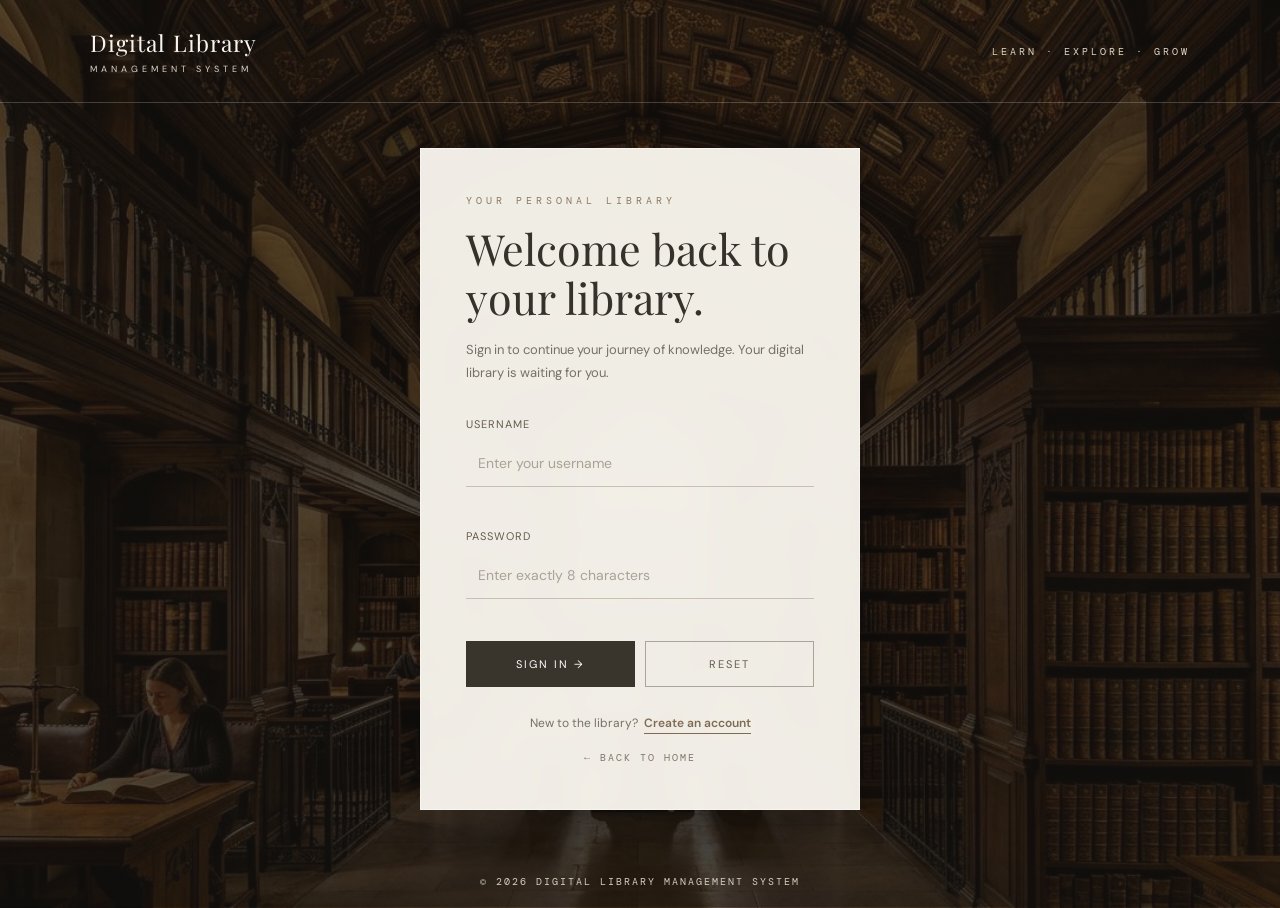
<file: return/return.html>
<!DOCTYPE html>
<html lang="en">
<head>
    <meta charset="UTF-8">
    <meta name="viewport" content="width=device-width, initial-scale=1.0">
    <title>Return Book - Digital Library</title>
    <link rel="stylesheet" href="return.css">
    <script src="return.js" defer></script>
</head>
<body>

    <header>
        <h1>Return Book</h1>
        <p>Manage issued and returned books</p>
        <a href="../dashboard/dashboard.html">← Back to Dashboard</a>
    </header>

    <main>
        <section class="return-container">
            <h2>Issued Book Records</h2>
            <p id="returnMessage" aria-live="polite"></p>

            <div class="table-wrapper">
                <table>
                    <thead>
                        <tr>
                            <th>Issue ID</th>
                            <th>Member</th>
                            <th>Book</th>
                            <th>Issue Date</th>
                            <th>Due Date</th>
                            <th>Status</th>
                            <th>Action</th>
                        </tr>
                    </thead>
                    <tbody id="returnTableBody"></tbody>
                </table>
            </div>
        </section>
    </main>

</body>
</html>
</file>
<file: index.css>
* {
    margin: 0;
    padding: 0;
    box-sizing: border-box;
}
html {
    scroll-behavior: smooth;
}
body {
    font-family: 'DM Sans', sans-serif;
    background: #f5f3ee;
    color: #292824;
    min-height: 100vh;
    overflow-x: hidden;
}
header {
    height: 85px;
    padding: 0 7%;
    display: flex;
    align-items: center;
    justify-content: space-between;
    border-bottom: 1px solid #e5e1d9;
}
.logo {
    font-family: 'Playfair Display', serif;
    font-size: 23px;
    letter-spacing: -0.5px;
}
.logo span {
    display: block;
    font-family: 'DM Mono', monospace;
    font-size: 9px;
    letter-spacing: 4px;
    color: #89847a;
    margin-top: 4px;
}
.header-text {
    font-family: 'DM Mono', monospace;
    font-size: 11px;
    letter-spacing: 2px;
    color: #77736b;
}

/* WELCOME SECTION */

.welcome-section {
    display: flex;
    flex-direction: column;
    align-items: center;
    text-align: center;
    padding: 35px 20px 15px;
    position: relative;
}

/* SMALL TITLE 

.small-title {
    margin-bottom: 30px;
    font-family: 'DM Mono', monospace;
    font-size: 11px;
    letter-spacing: 3px;
    color: #89847a;
}
*/
/* MAIN HEADING */

.welcome-section h1 {
    font-family: 'Playfair Display', serif;
    font-size: clamp(50px, 6vw, 76px);
    font-weight: 400;
    line-height: 1.12;
    text-align: center;
    margin-bottom: 14px;
}

.welcome-section h1 span {
    font-style: italic;
}

/* DESCRIPTION */

.description {
    width: 100%;
    max-width: 520px;
    margin: 15px auto 0;
    text-align: center;
    font-family: 'DM Sans', sans-serif;
    font-size: 15px;
    line-height: 1.7;
    color: #77736b;
}

/* GET STARTED BUTTON */

.get-started {
    display: inline-block;
    margin-top: 25px;
    padding: 14px 38px;
    border: 1px solid #aaa49a;
    border-radius: 40px;
    background: transparent;
    color: #34312c;
    text-decoration: none;
    font-family: 'DM Mono', monospace;
    font-size: 12px;
    letter-spacing: 3px;
    transition: 0.3s ease;
}

.get-started:hover {
    background: #34312c;
    color: white;
    border-color: #34312c;
    transform: translateY(-3px);
}

/* BOOKSHELF IMAGE */

.bookshelf {
    width: 100%;
    height: 260px;
    position: relative;
    overflow: hidden;
    margin-top: 0;
}

.bookshelf img {
    width: 100%;
    height: 100%;
    object-fit: cover;
    object-position: center 55%;
    display: block;
    opacity: 0.95;
    transition: transform 0.7s ease;
}

.bookshelf:hover img {
    transform: scale(1.04);
}

/* IMAGE OVERLAY */

.image-overlay {
    position: absolute;
    inset: 0;
    background: linear-gradient(
        to bottom,
        #f5f3ee 0%,
        rgba(245,243,238,0.1) 25%,
        rgba(245,243,238,0) 100%
    );
    pointer-events: none;
}

/* FOOTER */

footer {
    text-align: center;
    padding: 22px 15px;
    border-top: 1px solid #e5e1d9;
    color: #89847a;
    font-family: 'DM Mono', monospace;
    font-size: 10px;
    letter-spacing: 1.5px;
}

/* ANIMATIONS */

.fade-in {
    opacity: 0;
    transform: translateY(18px);
    animation: appear 1s ease forwards;
}

.delay-1 {
    animation-delay: 0.2s;
}

.delay-2 {
    animation-delay: 0.4s;
}

.delay-3 {
    animation-delay: 0.6s;
}

@keyframes appear {
    to {
        opacity: 1;
        transform: translateY(0);
    }
}

/* RESPONSIVE DESIGN */

@media (max-width: 600px) {

    header {
        height: auto;
        min-height: 75px;
        padding: 15px 5%;
    }

    .logo {
        font-size: 19px;
    }

    .logo span {
        font-size: 8px;
    }

    .header-text {
        font-size: 8px;
        letter-spacing: 1px;
    }

    .welcome-section {
        padding: 65px 18px 30px;
    }

    .welcome-section h1 {
        font-size: 49px;
    }

    .description {
        font-size: 14px;
    }

    .bookshelf {
        height: 230px;
    }

    footer {
        font-size: 9px;
    }
}
</file>
<file: about/about.css>
* {
    box-sizing: border-box;
}

body {
    margin: 0;
    min-height: 100vh;
    font-family: "DM Sans", Arial, sans-serif;
    background: #f7f3ec;
    color: #34291f;
}

/* Header */

header {
    background: #fffdf9;
    border-bottom: 1px solid #e8dfd2;
    padding: 18px 5%;
}

.header-content {
    max-width: 1450px;
    margin: auto;
    display: flex;
    justify-content: space-between;
    align-items: center;
    gap: 15px;
}

.logo {
    display: flex;
    align-items: center;
    gap: 10px;
    font-family: Georgia, serif;
    font-size: 21px;
    font-weight: bold;
    color: #493625;
}

.logo-icon {
    font-size: 27px;
}

.back-link {
    padding: 10px 17px;
    background: #65482e;
    color: #fffdf9;
    border-radius: 8px;
    text-decoration: none;
    font-size: 14px;
    transition: background 0.2s ease;
}

.back-link:hover {
    background: #493625;
}

/* Main */

main {
    width: 92%;
    max-width: 1350px;
    margin: 30px auto 45px;
}

/* Hero */

.hero {
    position: relative;
    overflow: hidden;
    padding: 65px 25px;
    text-align: center;
    background: #eee3d4;
    border: 1px solid #e3d5c3;
    border-radius: 17px;
}

.eyebrow,
.section-label {
    color: #94704b;
    font-size: 12px;
    font-weight: bold;
    letter-spacing: 2px;
}

.hero h1 {
    margin: 17px 0 12px;
    font-family: Georgia, serif;
    font-size: 38px;
    color: #493625;
}

.hero p {
    max-width: 570px;
    margin: auto;
    color: #806d59;
    font-size: 15px;
    line-height: 1.8;
}

.hero-decoration {
    position: absolute;
    right: 8%;
    bottom: -35px;
    font-size: 120px;
    color: rgba(148, 112, 75, 0.10);
}

/* Introduction */

.intro-section {
    display: grid;
    grid-template-columns: 1.4fr 1fr;
    align-items: center;
    gap: 45px;
    padding: 65px 20px;
}

.intro-text h2,
.section-heading h2 {
    margin: 13px 0;
    font-family: Georgia, serif;
    font-size: 28px;
    font-weight: normal;
    color: #493625;
}

.intro-text p {
    color: #766653;
    font-size: 14px;
    line-height: 1.9;
}

.intro-card {
    padding: 38px 28px;
    text-align: center;
    background: #fffdf9;
    border: 1px solid #e9dfd1;
    border-radius: 15px;
    box-shadow: 0 4px 12px rgba(83, 59, 35, 0.07);
    transition: transform 0.25s ease;
}

.intro-card:hover {
    transform: translateY(-5px);
}

.book-illustration {
    font-size: 55px;
}

.intro-card h3 {
    font-family: Georgia, serif;
    font-size: 21px;
    color: #493625;
}

.intro-card p {
    color: #806d59;
    font-size: 14px;
    line-height: 1.8;
}

/* Section headings */

.section-heading {
    text-align: center;
    margin-bottom: 32px;
}

.section-heading p {
    color: #806d59;
    font-size: 14px;
}

/* Features */

.features-section {
    padding: 25px 0 45px;
}

.feature-grid {
    display: grid;
    grid-template-columns: repeat(3, minmax(0, 1fr));
    gap: 20px;
}

.feature-card {
    padding: 28px 24px;
    background: #fffdf9;
    border: 1px solid #e9dfd1;
    border-radius: 13px;
    transition: transform 0.25s ease,
                box-shadow 0.25s ease;
}

.feature-card:hover {
    transform: translateY(-6px);
    box-shadow: 0 8px 18px rgba(83, 59, 35, 0.12);
}

.feature-icon {
    width: 49px;
    height: 49px;
    display: flex;
    align-items: center;
    justify-content: center;
    background: #f2e9dc;
    border-radius: 12px;
    font-size: 24px;
}

.feature-card h3 {
    margin: 18px 0 10px;
    font-family: Georgia, serif;
    font-size: 19px;
    color: #493625;
}

.feature-card p {
    margin: 0;
    color: #806d59;
    font-size: 14px;
    line-height: 1.8;
}

/* Technologies */

.technology-section {
    margin-top: 15px;
    padding: 45px 25px;
    background: #f1e9dd;
    border: 1px solid #e6dac9;
    border-radius: 15px;
}

.technology-grid {
    display: grid;
    grid-template-columns: repeat(4, minmax(0, 1fr));
    gap: 17px;
}

.technology-card {
    padding: 26px 16px;
    text-align: center;
    background: #fffdf9;
    border: 1px solid #e9dfd1;
    border-radius: 12px;
    transition: transform 0.25s ease,
                box-shadow 0.25s ease;
}

.technology-card:hover {
    transform: translateY(-5px);
    box-shadow: 0 6px 15px rgba(83, 59, 35, 0.09);
}

.technology-icon {
    font-size: 32px;
}

.technology-card h3 {
    margin: 13px 0 8px;
    font-family: Georgia, serif;
    color: #493625;
}

.technology-card p {
    margin: 0;
    color: #806d59;
    font-size: 13px;
    line-height: 1.7;
}

/* Closing */

.closing-section {
    margin-top: 30px;
    padding: 40px 20px;
    text-align: center;
    background: #493625;
    border-radius: 15px;
    color: #fffdf9;
}

.closing-section span {
    color: #d9c09f;
    font-size: 25px;
}

.closing-section h2 {
    margin: 12px 0;
    font-family: Georgia, serif;
    font-size: 27px;
}

.closing-section p {
    margin: 0;
    color: #e8d9c6;
    font-size: 14px;
}

/* Footer */

footer {
    padding: 22px 15px;
    text-align: center;
    background: #fffdf9;
    border-top: 1px solid #e8dfd2;
}

footer p {
    margin: 0 0 7px;
    color: #493625;
    font-family: Georgia, serif;
    font-size: 15px;
}

footer span {
    color: #806d59;
    font-size: 12px;
}

/* Responsive */

@media (max-width: 850px) {
    .intro-section {
        grid-template-columns: 1fr;
        gap: 25px;
        padding: 45px 10px;
    }

    .feature-grid {
        grid-template-columns: repeat(2, minmax(0, 1fr));
    }

    .technology-grid {
        grid-template-columns: repeat(2, minmax(0, 1fr));
    }
}

@media (max-width: 520px) {
    header {
        padding: 16px 4%;
    }

    .logo {
        font-size: 17px;
    }

    .back-link {
        padding: 9px 11px;
        font-size: 12px;
    }

    main {
        width: 94%;
        margin-top: 20px;
    }

    .hero {
        padding: 45px 17px;
    }

    .hero h1 {
        font-size: 27px;
    }

    .intro-text h2,
    .section-heading h2 {
        font-size: 24px;
    }

    .feature-grid,
    .technology-grid {
        grid-template-columns: 1fr;
    }

    .technology-section {
        padding: 35px 17px;
    }

    .closing-section h2 {
        font-size: 22px;
    }
}
</file>
<file: books/books.css>
* {
    box-sizing: border-box;
}

body {
    margin: 0;
    min-height: 100vh;
    font-family: "DM Sans", Arial, sans-serif;
    background: #f7f3ec;
    color: #34291f;
}

/* Header */
header {
    background: #fffdf9;
    padding: 23px 30px;
    text-align: center;
    border-bottom: 1px solid #e8dfd2;
}

header h1 {
    margin: 0;
    color: #493625;
    font-family: Georgia, serif;
    font-size: 30px;
    letter-spacing: 0.3px;
}

/* Main layout */
main {
    padding: 30px 20px 45px;
}

.book-container {
    width: 95%;
    max-width: 1450px;
    margin: auto;
}

.book-container > h2 {
    margin: 0 0 22px;
    color: #493625;
    font-family: Georgia, serif;
    font-size: 27px;
    font-weight: 600;
}

/* Form and list cards */
.form-box,
.book-list {
    background: #fffdf9;
    border: 1px solid #e9dfd1;
    border-radius: 15px;
    padding: 28px;
    box-shadow: 0 4px 12px rgba(83, 59, 35, 0.07);
}

.form-box h3,
.book-list h3 {
    color: #493625;
    font-family: Georgia, serif;
    font-size: 23px;
    margin: 0 0 25px;
    text-align: left;
}

/* Form layout */
.form-row {
    display: flex;
    gap: 25px;
    margin-bottom: 18px;
}

.form-group {
    flex: 1;
    min-width: 0;
    display: flex;
    flex-direction: column;
}

.form-group label {
    color: #493625;
    font-size: 15px;
    font-weight: 600;
    margin-bottom: 8px;
}

.form-group input,
.form-group select {
    width: 100%;
    min-height: 45px;
    padding: 11px 13px;
    border: 1px solid #ded2c2;
    border-radius: 8px;
    background: #fffdf9;
    color: #34291f;
    font-family: inherit;
    font-size: 14px;
    transition: border-color 0.2s, box-shadow 0.2s;
}

.form-group input:focus,
.form-group select:focus {
    outline: none;
    border-color: #94704b;
    box-shadow: 0 0 0 3px rgba(148, 112, 75, 0.12);
}

#author {
    background: #fffdf9;
    color: #34291f;
    cursor: text;
}

.error {
    color: #b74736;
    font-size: 12px;
    min-height: 18px;
    margin-top: 5px;
}

/* Add and reset buttons */
.button-group {
    display: flex;
    justify-content: flex-start;
    gap: 13px;
    margin-top: 20px;
}

.button-group button {
    padding: 12px 27px;
    border: 1px solid #65482e;
    border-radius: 8px;
    background: #65482e;
    color: white;
    font-size: 15px;
    font-weight: 600;
    cursor: pointer;
    transition: 0.2s ease;
}

.button-group button:hover {
    background: #493321;
}

.button-group .reset-button {
    background: #fffdf9;
    color: #65482e;
    border: 1px solid #b9a58e;
}

.button-group .reset-button:hover {
    background: #eee5d9;
}

#bookMessage {
    text-align: left;
    font-weight: 600;
    margin-bottom: 0;
}

/* Book list */
.book-list {
    margin-top: 25px;
    overflow-x: auto;
}

.book-list h3 {
    margin-bottom: 18px;
}

/* Search */
.search-box {
    display: flex;
    justify-content: flex-end;
    margin-bottom: 18px;
}

.search-box input {
    width: 340px;
    max-width: 100%;
    padding: 12px 16px;
    border: 1px solid #ded2c2;
    border-radius: 25px;
    background: #faf6ef;
    font-family: inherit;
    font-size: 14px;
}

.search-box input:focus {
    outline: none;
    border-color: #94704b;
    box-shadow: 0 0 0 3px rgba(148, 112, 75, 0.1);
}

/* Table */
table {
    width: 100%;
    min-width: 750px;
    border-collapse: separate;
    border-spacing: 0;
    background: #fffdf9;
    border: 1px solid #e9dfd1;
    border-radius: 10px;
    overflow: hidden;
}

th,
td {
    padding: 15px 13px;
    text-align: center;
    border-bottom: 1px solid #eee5d9;
}

th {
    background: #eee3d4;
    color: #493625;
    font-family: Georgia, serif;
    font-size: 15px;
    font-weight: 600;
}

td {
    color: #44382e;
    font-size: 14px;
}

tbody tr:last-child td {
    border-bottom: none;
}

tbody tr:hover {
    background: #faf5ed;
}

/* Table action buttons */
.action-button,
.edit-button,
.delete-button {
    padding: 8px 15px;
    margin: 3px;
    border: none;
    border-radius: 7px;
    color: white;
    font-size: 13px;
    font-weight: 600;
    cursor: pointer;
    transition: 0.2s ease;
}

.action-button {
    background: #65482e;
}

.action-button:hover {
    background: #493321;
}

.edit-button {
    background: #d9c09f;
    color: #493625;
}

.edit-button:hover {
    background: #c8aa82;
}

.delete-button {
    background: #b96550;
    color: white;
}

.delete-button:hover {
    background: #984b39;
}

/* Back to dashboard */
.back-container {
    text-align: center;
    margin: 28px 0 5px;
}

.back-button {
    display: inline-block;
    padding: 12px 25px;
    background: #65482e;
    color: white;
    text-decoration: none;
    border-radius: 8px;
    font-weight: 600;
    transition: 0.2s ease;
}

.back-button:hover {
    background: #493321;
}

/* Footer */
footer {
    text-align: center;
    background: #493625;
    color: #f8eee0;
    padding: 17px;
}

footer p {
    margin: 0;
    font-family: Georgia, serif;
    font-size: 14px;
}

/* View modal */
.modal {
    display: none;
    position: fixed;
    inset: 0;
    background: rgba(36, 26, 18, 0.65);
    z-index: 1000;
    justify-content: center;
    align-items: center;
    padding: 20px;
}

.modal-content {
    width: 480px;
    max-width: 95%;
    max-height: 90vh;
    overflow-y: auto;
    background: #fffdf9;
    padding: 30px;
    border: 1px solid #e9dfd1;
    border-radius: 15px;
    box-shadow: 0 12px 35px rgba(0, 0, 0, 0.25);
    position: relative;
    animation: popup 0.2s ease;
}

@keyframes popup {
    from {
        transform: scale(0.94);
        opacity: 0;
    }
    to {
        transform: scale(1);
        opacity: 1;
    }
}

.modal-content h3 {
    text-align: center;
    margin: 0 0 22px;
    color: #493625;
    font-family: Georgia, serif;
    font-size: 24px;
}

.book-details {
    background: #f7f1e8;
    padding: 18px;
    border: 1px solid #eadfce;
    border-radius: 10px;
}

.book-details p {
    margin: 13px 0;
    color: #493625;
    font-size: 14px;
    line-height: 1.5;
    overflow-wrap: anywhere;
}

.book-details strong {
    display: inline-block;
    width: 105px;
    color: #493625;
}

.view-book-image {
    width: 150px;
    height: 200px;
    object-fit: cover;
    display: none;
    margin: 5px auto 20px;
    border-radius: 8px;
    box-shadow: 0 4px 12px rgba(0, 0, 0, 0.15);
}

.close-button {
    position: absolute;
    top: 12px;
    right: 18px;
    font-size: 28px;
    font-weight: bold;
    color: #80674e;
    cursor: pointer;
}

.close-button:hover {
    color: #b74736;
}

.close-modal-button {
    display: block;
    margin: 22px auto 0;
    padding: 11px 28px;
    border: none;
    border-radius: 8px;
    background: #65482e;
    color: white;
    font-size: 14px;
    font-weight: 600;
    cursor: pointer;
}

.close-modal-button:hover {
    background: #493321;
}

/* Responsive layout */
@media (max-width: 800px) {
    header h1 {
        font-size: 23px;
    }

    .book-container {
        width: 100%;
    }

    .form-row {
        flex-direction: column;
        gap: 12px;
        margin-bottom: 12px;
    }

    .form-box,
    .book-list {
        padding: 20px;
    }

    .book-container > h2 {
        font-size: 23px;
    }

    .form-box h3,
    .book-list h3 {
        font-size: 21px;
    }

    .search-box {
        justify-content: stretch;
    }

    .search-box input {
        width: 100%;
    }
}

@media (max-width: 480px) {
    main {
        padding: 20px 12px 30px;
    }

    header {
        padding: 18px 12px;
    }

    header h1 {
        font-size: 20px;
    }

    .button-group {
        flex-direction: column;
    }

    .button-group button {
        width: 100%;
    }

    .modal-content {
        padding: 25px 18px;
    }

    .book-details strong {
        width: 95px;
    }
}
.recommend-option label {
    display: flex;
    align-items: center;
    gap: 8px;
    font-size: 14px;
    font-weight: 500;
    cursor: pointer;
}

.recommend-option input[type="checkbox"] {
    width: 15px;
    height: 15px;
    margin: 0;
    accent-color: #65482e;
    cursor: pointer;
    flex-shrink: 0;
}

.recommend-option small {
    display: block;
    margin: 6px 0 0 23px;
    color: #887969;
    font-size: 12px;
}
</file>
<file: collections/collection.css>
* {
    margin: 0;
    padding: 0;
    box-sizing: border-box;
}

body {
    font-family: "DM Sans", Arial, sans-serif;
    background: #f7f3ec;
    color: #34291f;
}

/* HEADER */

header {
    background: #fffdf9;
    text-align: center;
    padding: 23px 15px;
    border-bottom: 1px solid #e8dfd2;
}

header h1 {
    font-family: Georgia, serif;
    color: #493625;
    font-size: 27px;
    font-weight: normal;
    margin-bottom: 8px;
}

header p {
    color: #947d64;
    font-size: 14px;
}

/* MAIN CONTAINER */

main {
    max-width: 1450px;
    margin: 30px auto;
    padding: 0 25px;
}

.collection-container {
    background: #fffdf9;
    border: 1px solid #e9dfd1;
    border-radius: 18px;
    overflow: hidden;
    box-shadow: 0 7px 22px rgba(83, 59, 35, 0.07);
}

/* TWO-PANEL LAYOUT */
.book-details-panel[hidden] {
    display: none !important;
}
/* LEFT GALLERY */

.gallery-section {
    padding: 30px;
    min-width: 0;
}

.gallery-top {
    display: flex;
    justify-content: space-between;
    align-items: center;
    gap: 20px;
    margin-bottom: 25px;
}

.eyebrow {
    display: block;
    color: #94704b;
    font-size: 11px;
    font-weight: bold;
    letter-spacing: 2px;
    margin-bottom: 9px;
}

.gallery-top h2 {
    font-family: Georgia, serif;
    color: #493625;
    font-size: 30px;
    font-weight: normal;
    margin-bottom: 7px;
}

.gallery-top p {
    color: #947d64;
    font-size: 13px;
}

/* SEARCH */

.search-box {
    display: flex;
    align-items: center;
    background: #f5f1eb;
    border: 1px solid #e9dfd1;
    border-radius: 25px;
    padding: 0 15px;
    width: 240px;
    flex-shrink: 0;
}

.search-box input {
    width: 100%;
    border: none;
    outline: none;
    background: transparent;
    padding: 12px 0;
    color: #493625;
    font-size: 12px;
}

.search-box span {
    font-size: 22px;
    color: #947d64;
}

/* CATEGORY TABS */

.category-tabs {
    display: flex;
    align-items: center;
    gap: 22px;
    overflow-x: auto;
    padding-bottom: 12px;
    border-bottom: 1px solid #eee6dc;
    margin-bottom: 27px;
}

.category-tab {
    position: relative;
    background: transparent;
    border: none;
    color: #897965;
    padding: 8px 2px;
    font-size: 13px;
    white-space: nowrap;
    cursor: pointer;
    transition: 0.2s;
}

.category-tab:hover {
    color: #493625;
}

.category-tab.active {
    color: #493625;
    font-weight: bold;
}

.category-tab.active::after {
    content: "";
    position: absolute;
    bottom: -13px;
    left: 0;
    width: 100%;
    height: 3px;
    background: #94704b;
    border-radius: 5px;
}

/* GALLERY HEADING */

.gallery-heading {
    display: flex;
    align-items: center;
    justify-content: space-between;
    margin-bottom: 18px;
}

.gallery-heading h3 {
    font-family: Georgia, serif;
    color: #493625;
    font-size: 21px;
    font-weight: normal;
}

.gallery-heading span {
    color: #947d64;
    font-size: 12px;
}

/* BOOK GRID */

.book-grid {
    display: grid;
    grid-template-columns: repeat(3, minmax(0, 1fr));
    gap: 17px;
    align-items: start;
}

/* BOOK CARD */

.book-card {
    min-width: 0;
    padding: 10px;
    background: #fffdf9;
    border: 1px solid #eee6dc;
    border-radius: 12px;
    cursor: pointer;
    transition: 0.25s ease;
}

.book-card:hover {
    transform: translateY(-4px);
    border-color: #cbb79e;
    box-shadow: 0 7px 15px rgba(83, 59, 35, 0.09);
}

.book-card.selected {
    background: #f3eadc;
    border: 2px solid #94704b;
    padding: 9px;
}

.book-card img {
    display: block;
    width: 100%;
    height: 175px;
    object-fit: contain;
    background: #f2ece3;
    border-radius: 7px;
    margin-bottom: 11px;
}

.book-cover-placeholder {
    width: 100%;
    height: 175px;
    display: flex;
    align-items: center;
    justify-content: center;
    background: #f2ece3;
    color: #947d64;
    font-size: 42px;
    border-radius: 7px;
    margin-bottom: 11px;
}

.book-card h3 {
    font-family: Georgia, serif;
    color: #493625;
    font-size: 15px;
    font-weight: normal;
    line-height: 1.4;
    margin-bottom: 5px;
    overflow-wrap: anywhere;
}

.book-card p {
    color: #947d64;
    font-size: 12px;
    line-height: 1.4;
    overflow-wrap: anywhere;
}

.book-card button {
    width: 100%;
    margin-top: 12px;
    padding: 8px;
    background: #65482e;
    color: white;
    border: none;
    border-radius: 6px;
    font-size: 12px;
    cursor: pointer;
    transition: 0.2s;
}

.book-card button:hover {
    background: #493625;
}

/* EMPTY MESSAGE */

.no-books {
    grid-column: 1 / -1;
    padding: 40px 15px;
    text-align: center;
    color: #947d64;
    background: #f8f3eb;
    border: 1px dashed #d9cbb9;
    border-radius: 10px;
    font-size: 14px;
}

/* RIGHT DETAILS PANEL */

.book-details-panel {
    background: #493625;
    color: #fffdf9;
    padding: 28px 25px;
    min-width: 0;
    min-height: 650px;
    display: flex;
    flex-direction: column;
}





/* SELECTED BOOK DETAILS */

.details-content {
    display: flex;
    flex-direction: column;
    align-items: center;
    width: 100%;
}

.details-label {
    align-self: flex-start;
    color: #d9c5a9;
    font-size: 10px;
    letter-spacing: 2px;
    font-weight: bold;
    margin-bottom: 20px;
}

.details-book-image {
    width: 175px;
    height: 220px;
    object-fit: contain;
    background: #fffdf9;
    padding: 8px;
    border-radius: 10px;
    margin-bottom: 19px;
}

.details-image-placeholder {
    width: 175px;
    height: 220px;
    display: flex;
    justify-content: center;
    align-items: center;
    font-size: 55px;
    background: #604a36;
    border-radius: 10px;
    margin-bottom: 19px;
}

.details-content > h2 {
    font-family: Georgia, serif;
    color: #fffdf9;
    font-size: 22px;
    font-weight: normal;
    text-align: center;
    line-height: 1.4;
    margin-bottom: 7px;
    overflow-wrap: anywhere;
}

.details-author {
    color: #d4c4af;
    font-size: 13px;
    text-align: center;
    margin-bottom: 24px;
}

/* BOOK INFORMATION */

.details-info {
    width: 100%;
    margin-top: 5px;
}

.details-info h3 {
    color: #fffdf9;
    font-family: Georgia, serif;
    font-size: 18px;
    font-weight: normal;
    margin-bottom: 13px;
}

.detail-row {
    display: flex;
    justify-content: space-between;
    gap: 12px;
    padding: 11px 0;
    border-bottom: 1px solid rgba(255, 253, 249, 0.16);
    font-size: 12px;
}

.detail-row strong {
    color: #e6d6c1;
    font-weight: normal;
}

.detail-row span {
    color: #fffdf9;
    text-align: right;
    overflow-wrap: anywhere;
}

/* BACK TO DASHBOARD */

.back-container {
    margin-top: 30px;
}

.back-button {
    display: inline-block;
    text-decoration: none;
    color: #65482e;
    background: #eee3d4;
    padding: 11px 19px;
    border-radius: 7px;
    font-size: 13px;
    transition: 0.2s;
}

.back-button:hover {
    background: #e3d2bc;
}

/* FOOTER */

footer {
    background: #493625;
    color: #f7f3ec;
    text-align: center;
    padding: 18px;
    margin-top: 35px;
    font-size: 13px;
}

/* RESPONSIVE DESIGN */

@media (max-width: 1050px) {
    .collection-layout {
        grid-template-columns: minmax(0, 1.5fr) minmax(260px, 0.85fr);
    }

    .gallery-section {
        padding: 22px;
    }

    .book-grid {
        grid-template-columns: repeat(2, minmax(0, 1fr));
    }

    .gallery-top {
        align-items: flex-start;
        flex-direction: column;
    }

    .search-box {
        width: 100%;
    }
}

@media (max-width: 750px) {
    main {
        padding: 0 12px;
        margin: 20px auto;
    }

    .collection-layout {
        grid-template-columns: 1fr;
    }

    .book-details-panel {
        min-height: 500px;
    }

    .gallery-top h2 {
        font-size: 25px;
    }
}

@media (max-width: 450px) {
    .gallery-section {
        padding: 16px;
    }

    .book-grid {
        grid-template-columns: repeat(2, minmax(0, 1fr));
        gap: 10px;
    }

    .book-card {
        padding: 8px;
    }

    .book-card img,
    .book-cover-placeholder {
        height: 140px;
    }

    .category-tabs {
        gap: 17px;
    }

    header h1 {
        font-size: 21px;
    }

    .book-details-panel {
        padding: 22px 18px;
    }
}
/* COLLECTION LAYOUT AFTER BOOK SELECTION */

.collection-layout {
    display: grid;
    grid-template-columns: minmax(0, 1fr);
    align-items: stretch;
    gap: 0;
}

.collection-layout.has-selection {
    grid-template-columns: minmax(0, 1.85fr) minmax(290px, 0.85fr) !important;
    gap: 0;
}

.book-details-panel[hidden] {
    display: none !important;
}

@media (max-width: 750px) {
    .collection-layout.has-selection {
        grid-template-columns: 1fr !important;
    }
}
/* VERTICAL BOOK CARDS */

.book-grid {
    display: grid;
    grid-template-columns: repeat(3, minmax(150px, 190px));
    gap: 18px;
    align-items: start;
}

.book-card {
    width: 100%;
    min-height: 310px;
    padding: 10px;
    display: flex;
    flex-direction: column;
    background: #fffdf9;
    border: 1px solid #e9dfd1;
    border-radius: 12px;
}

.book-card img,
.book-cover-placeholder {
    width: 100%;
    height: 210px;
    object-fit: contain;
    background: #f2ece3;
    border-radius: 7px;
    margin-bottom: 12px;
}

.book-card h3 {
    font-size: 15px;
    margin-bottom: 6px;
}

.book-card p {
    margin-bottom: 5px;
}

.book-card button {
    margin-top: auto;
}

@media (max-width: 600px) {
    .book-grid {
        grid-template-columns: repeat(2, minmax(0, 1fr));
    }
}
</file>
<file: dashboard/dashboard.css>
@import url('https://fonts.googleapis.com/css2?family=DM+Sans:wght@400;500;600;700&family=Playfair+Display:wght@400;500;600;700&display=swap');

* {
    margin: 0;
    padding: 0;
    box-sizing: border-box;
}

:root {
    --cream: #f7f5ef;
    --white: #ffffff;
    --dark: #292820;
    --brown: #79664e;
    --muted: #858176;
    --border: #e9e5db;
    --light: #eeece4;
    --green: #617d61;
    --red: #b66b5e;
}

/* BODY */

body {
    font-family: 'DM Sans', sans-serif;
    background: var(--cream);
    color: var(--dark);
    min-height: 100vh;
    overflow-x: hidden;
}

/* HEADER */

.dashboard-header {
    background: #fff;
    padding: 22px 5%;
    display: flex;
    align-items: center;
    justify-content: space-between;
    gap: 20px;
    border-bottom: 1px solid var(--border);
    text-align: left;
}

.dashboard-header h1 {
    font-family: 'Playfair Display', serif;
    font-size: 24px;
    font-weight: 600;
    letter-spacing: .5px;
    color: var(--dark);
}

.dashboard-header p {
    font-size: 10px;
    letter-spacing: 3px;
    color: var(--brown);
    text-transform: uppercase;
}

/* TOP NAVIGATION */

.navbar {
    background: #fff;
    padding: 0 5%;
    border-bottom: 1px solid var(--border);
    position: sticky;
    top: 0;
    z-index: 100;
    display: flex;
    align-items: center;
    justify-content: space-between;
    flex-wrap: nowrap;
    gap: 5px;
}

.nav-link {
    display: inline-flex;
    align-items: center;
    justify-content: center;
    color: #777368;
    text-decoration: none;
    font-size: 12px;
    font-weight: 600;
    padding: 17px 10px;
    white-space: nowrap;
    border-bottom: 3px solid transparent;
    border-radius: 0;
    transition: .25s;
}

.nav-link:hover,
.nav-link.active {
    color: var(--brown);
    background: transparent;
    border-bottom-color: var(--brown);
}

.nav-link.logout {
    color: var(--red);
    background: transparent;
}

.nav-link.logout:hover {
    color: #963f35;
    background: transparent;
    border-bottom-color: var(--red);
}

/* MAIN CONTAINER */

.dashboard-container {
    max-width: 1250px;
    min-height: 75vh;
    margin: auto;
    padding: 35px 5%;
    background: transparent;
}

/* WELCOME SECTION */

.dashboard-title {
    min-height: 235px;
    background:
        linear-gradient(
            90deg,
            rgba(36,32,25,.83),
            rgba(36,32,25,.32)
        ),
        url("../assets/image.png");

    background-size: cover;
    background-position: center 43%;

    border-radius: 12px;
    display: flex;
    flex-direction: column;
    justify-content: center;
    align-items: flex-start;
    text-align: left;

    padding: 35px 45px;
    margin-bottom: 30px;
    color: white;
    overflow: hidden;
}

.dashboard-title .small-title {
    color: #e5d8c5;
    font-size: 10px;
    font-weight: 500;
    letter-spacing: 3px;
    margin-bottom: 12px;
}

.dashboard-title h2 {
    font-family: 'Playfair Display', serif;
    color: white;
    font-size: 38px;
    font-weight: 600;
    margin-bottom: 12px;
}

.dashboard-title > p:last-child {
    color: #eee9df;
    font-size: 13px;
    line-height: 1.8;
}

/* SUMMARY SECTION */

.summary-cards {
    display: grid;
    grid-template-columns: repeat(4, 1fr);
    gap: 15px;
    max-width: 100%;
    margin: 0 auto 35px;
}

.summary-card {
    min-height: 155px;
    padding: 23px 20px;
    background: white;
    text-align: left;
    border: 1px solid var(--border);
    border-radius: 10px;
    box-shadow: none;
    transition: .3s;
}

.summary-card:hover {
    transform: translateY(-4px);
    box-shadow: 0 8px 22px rgba(0,0,0,.05);
}

.dashboard-emoji {
    font-size: 25px;
    margin-bottom: 13px;
}

.summary-card h3 {
    color: var(--muted);
    font-size: 12px;
    font-weight: 500;
    margin-bottom: 10px;
}

.summary-card p {
    color: var(--dark);
    font-size: 29px;
    font-weight: 600;
}

/* LOWER DASHBOARD PANELS */

.dashboard-bottom {
    display: grid;
    grid-template-columns: 1.2fr .8fr;
    gap: 20px;
    max-width: 100%;
    margin: 0 auto;
    align-items: stretch;
}

.most-issued {
    min-width: 0;
    max-width: none;
    height: 100%;
    margin: 0;
    padding: 23px;
    background: white;
    border: 1px solid var(--border);
    border-radius: 10px;
    box-shadow: none;
}

.most-issued h3 {
    font-family: 'Playfair Display', serif;
    color: var(--dark);
    font-size: 19px;
    font-weight: 600;
    margin-bottom: 8px;
}

.section-description {
    color: var(--muted);
    font-size: 11px;
    margin-bottom: 17px;
    line-height: 1.6;
}

/* BOOK ITEMS */

.book-item {
    display: flex;
    align-items: center;
    gap: 13px;
    padding: 13px 5px;
    border-bottom: 1px solid var(--border);
}

.book-item:last-child {
    border-bottom: none;
}

.book-number {
    width: 35px;
    height: 35px;
    display: flex;
    align-items: center;
    justify-content: center;
    background: var(--light);
    color: var(--brown);
    border-radius: 50%;
    font-weight: 700;
    flex-shrink: 0;
}

.book-info {
    flex: 1;
    min-width: 0;
}

.book-info h4 {
    color: var(--dark);
    font-size: 13px;
    margin-bottom: 4px;
}

.book-info p {
    color: var(--muted);
    font-size: 11px;
}

.issued-count {
    color: var(--brown);
    font-size: 11px;
    font-weight: 700;
}

/* MODULE CONTENT */

.module-content {
    max-width: 1050px;
    margin: 0 auto;
    padding: 30px;
    background: white;
    border: 1px solid var(--border);
    border-radius: 10px;
    box-shadow: none;
}

.module-content h2 {
    font-family: 'Playfair Display', serif;
    color: var(--dark);
    font-size: 29px;
    margin-bottom: 15px;
}

.module-content p {
    color: #655f54;
    line-height: 1.8;
}

/* ABOUT SECTION */

.about-page {
    max-width: 1050px;
    margin: 0 auto;
    padding: 28px;
    color: var(--dark);
    background: white;
    border: 1px solid var(--border);
    border-radius: 12px;
}

.about-page .about-title {
    font-family: 'Playfair Display', serif;
    font-size: 36px;
    font-weight: 600;
    color: var(--dark);
    margin: 8px 0 28px;
    letter-spacing: 0;
}

.about-page .about-title::after {
    content: "";
    display: block;
    width: 55px;
    height: 3px;
    margin-top: 12px;
    background: var(--brown);
    border-radius: 10px;
}

.about-page .about-intro {
    display: grid;
    grid-template-columns: 300px minmax(0, 1fr);
    align-items: center;
    gap: 35px;
    padding: 22px;
    margin-bottom: 30px;
    background: var(--cream);
    border-radius: 12px;
}

.about-page .about-image {
    width: 100%;
    height: 270px;
    object-fit: cover;
    display: block;
    border-radius: 9px;
    box-shadow: 0 8px 22px rgba(0,0,0,.08);
    transition: transform .35s ease, box-shadow .35s ease;
}

.about-page .about-image:hover {
    transform: scale(1.03);
    box-shadow: 0 12px 28px rgba(0,0,0,.13);
}

.about-page .about-intro-text h3 {
    color: var(--brown);
    font-family: 'Playfair Display', serif;
    font-size: 23px;
    line-height: 1.5;
    margin: 0 0 14px;
}

.about-page .about-intro-text p {
    color: #655f54;
    font-size: 13px;
    line-height: 1.9;
    margin: 0;
}

.about-page .about-mission {
    padding: 25px 28px;
    margin-bottom: 32px;
    background: var(--light);
    border-left: 4px solid var(--brown);
    border-radius: 4px 10px 10px 4px;
}

.about-page .about-mission h3,
.about-page .about-offer h3,
.about-page .about-technologies h3 {
    font-family: 'Playfair Display', serif;
    color: var(--dark);
    font-size: 23px;
    margin: 0 0 15px;
}

.about-page .about-mission p {
    color: #655f54;
    font-size: 14px;
    line-height: 1.9;
    margin: 0;
}

.about-page .about-offer {
    margin-bottom: 35px;
}

.about-page .about-offer-list {
    display: grid;
    grid-template-columns: repeat(2, minmax(0, 1fr));
    gap: 13px;
}

.about-page .about-offer-list p {
    position: relative;
    padding: 17px 16px 17px 45px;
    margin: 0;
    background: var(--cream);
    border: 1px solid var(--border);
    border-radius: 9px;
    color: #5b5142;
    font-size: 13px;
    font-weight: 600;
    transition: .2s ease;
}

.about-page .about-offer-list p::before {
    content: "✓";
    position: absolute;
    left: 15px;
    top: 50%;
    transform: translateY(-50%);
    display: grid;
    place-items: center;
    width: 21px;
    height: 21px;
    color: white;
    background: var(--brown);
    border-radius: 50%;
    font-size: 11px;
}

.about-page .about-offer-list p:hover {
    background: var(--light);
    transform: translateY(-3px);
}

.about-page .about-technologies {
    padding: 23px;
    background: var(--cream);
    border: 1px solid var(--border);
    border-radius: 12px;
    margin-bottom: 25px;
}

.about-page .about-tech-list {
    display: flex;
    flex-wrap: wrap;
    gap: 10px;
}

.about-page .about-tech-list span {
    display: inline-block;
    padding: 9px 15px;
    background: white;
    border: 1px solid var(--border);
    border-radius: 30px;
    color: var(--brown);
    font-size: 12px;
    font-weight: 600;
    transition: .2s ease;
}

.about-page .about-tech-list span:hover {
    color: white;
    background: var(--brown);
    border-color: var(--brown);
}

/* FOOTER */

footer {
    text-align: center;
    padding: 25px 10px;
    background: transparent;
    color: var(--muted);
    font-size: 11px;
    letter-spacing: 1px;
    margin-top: 20px;
}

/* RESPONSIVE */

@media (max-width: 1000px) {

    .summary-cards {
        grid-template-columns: repeat(2, 1fr);
    }

    .navbar {
        justify-content: flex-start;
        overflow-x: auto;
    }
}

@media (max-width: 768px) {

    .dashboard-header {
        padding: 17px 5%;
        flex-direction: column;
        align-items: flex-start;
        gap: 7px;
    }

    .dashboard-header h1 {
        font-size: 21px;
    }

    .navbar {
        gap: 0;
        padding: 0 10px;
    }

    .nav-link {
        padding: 14px 10px;
        font-size: 11px;
    }

    .dashboard-container {
        padding: 25px 15px;
    }

    .dashboard-title {
        min-height: 220px;
        padding: 25px;
    }

    .dashboard-title h2 {
        font-size: 29px;
    }

    .dashboard-bottom {
        grid-template-columns: 1fr;
    }

    .most-issued {
        padding: 20px;
    }

    .about-page .about-intro {
        grid-template-columns: 1fr;
        gap: 22px;
        padding: 17px;
    }

    .about-page .about-image {
        height: 235px;
    }
}

@media (max-width: 550px) {

    .summary-cards {
        grid-template-columns: 1fr 1fr;
        gap: 12px;
    }

    .summary-card {
        min-height: 140px;
        padding: 17px 14px;
    }

    .summary-card p {
        font-size: 25px;
    }

    .dashboard-title h2 {
        font-size: 25px;
    }

    .dashboard-title .small-title {
        font-size: 9px;
    }

    .about-page {
        padding: 18px 14px 25px;
    }

    .about-page .about-title {
        font-size: 29px;
    }

    .about-page .about-offer-list {
        grid-template-columns: 1fr;
    }

    .about-page .about-technologies {
        padding: 18px;
    }

    .about-page .about-mission {
        padding: 20px;
    }

    .about-page .about-mission h3,
    .about-page .about-offer h3,
    .about-page .about-technologies h3 {
        font-size: 21px;
    }
}

@media (max-width: 380px) {

    .dashboard-header h1 {
        font-size: 18px;
    }

    .summary-card {
        padding: 14px 10px;
    }

    .summary-card p {
        font-size: 22px;
    }

    .dashboard-title {
        padding: 20px;
    }
}

/* RECOMMENDED BOOKS SECTION */

.recommended-section {
    background: #fffdf9;
    border: 1px solid var(--border);
    border-radius: 12px;
    padding: 25px;
    margin-bottom: 25px;
    overflow: hidden;
}

.section-heading {
    display: flex;
    justify-content: space-between;
    align-items: center;
    gap: 15px;
    margin-bottom: 20px;
}

.section-heading h3 {
    font-family: 'Playfair Display', serif;
    font-size: 23px;
    color: #493625;
    margin: 5px 0 7px;
}

.section-heading .small-title {
    font-size: 9px;
    letter-spacing: 2px;
    color: #967b6b;
    font-weight: 700;
}

.section-heading .section-description {
    margin-bottom: 0;
}

.recommend-label {
    padding: 8px 13px;
    border-radius: 20px;
    background: #f3e8e7;
    color: #804b50;
    font-size: 10px;
    font-weight: 600;
    white-space: nowrap;
}

.recommended-books {
    display: flex;
    gap: 20px;
    overflow-x: auto;
    padding: 5px 3px 15px;
    scroll-behavior: smooth;
}

.recommended-books::-webkit-scrollbar {
    height: 5px;
}

.recommended-books::-webkit-scrollbar-thumb {
    background: #d8c8bd;
    border-radius: 10px;
}

.recommend-card {
    flex: 0 0 155px;
    min-width: 0;
    text-decoration: none;
    color: inherit;
    transition: transform .25s ease;
}

.recommend-card:hover {
    transform: translateY(-5px);
}

.recommend-cover {
    width: 100%;
    height: 190px;
    background: #f0ebe2;
    border-radius: 8px;
    overflow: hidden;
    box-shadow: 0 5px 13px rgba(55, 39, 26, .12);
}

.recommend-cover img {
    width: 100%;
    height: 100%;
    object-fit: cover;
    display: block;
    transition: transform .35s ease;
}

.recommend-card:hover .recommend-cover img {
    transform: scale(1.05);
}

.no-cover {
    height: 100%;
    display: grid;
    place-items: center;
    font-size: 38px;
    color: #927a65;
}

.recommend-info {
    padding: 11px 3px 0;
}

.recommend-info h4 {
    font-family: 'Playfair Display', serif;
    font-size: 14px;
    line-height: 1.4;
    color: #493625;
    margin-bottom: 5px;
    overflow-wrap: anywhere;
}

.recommend-info p {
    font-size: 11px;
    color: var(--muted);
    margin-bottom: 9px;
    overflow-wrap: anywhere;
}

.recommend-info span {
    font-size: 10px;
    color: #804b50;
    font-weight: 700;
    letter-spacing: .3px;
}

@media (max-width: 550px) {
    .recommended-section {
        padding: 18px;
    }

    .section-heading h3 {
        font-size: 20px;
    }

    .recommend-card {
        flex-basis: 130px;
    }

    .recommend-cover {
        height: 165px;
    }

    .recommend-label {
        font-size: 9px;
        padding: 7px 9px;
    }
}
</file>
<file: issue/issue.css>
* {
    box-sizing: border-box;
}

body {
    margin: 0;
    min-height: 100vh;
    font-family: "DM Sans", Arial, sans-serif;
    background: #f7f3ec;
    color: #34291f;
}

/* Page Header */
.page-header {
    background: #fffdf9;
    color: #493625;
    text-align: center;
    padding: 23px 30px;
    border-bottom: 1px solid #e8dfd2;
    margin-bottom: 30px;
}

.page-header .eyebrow {
    color: #94704b;
    font-size: 12px;
    font-weight: bold;
    letter-spacing: 1.5px;
    margin: 0 0 10px;
}

.page-header h1 {
    color: #493625;
    font-family: Georgia, serif;
    font-size: 30px;
    margin: 0 0 10px;
}

.page-header .subtitle {
    color: #766451;
    font-size: 15px;
    margin: 0 0 18px;
}

.back-link {
    display: inline-block;
    color: white;
    background: #65482e;
    border: none;
    border-radius: 7px;
    padding: 10px 18px;
    text-decoration: none;
    font-size: 14px;
    font-weight: 600;
    transition: background 0.2s ease;
}

.back-link:hover {
    background: #493625;
}

/* Main Layout */
.container {
    width: 100%;
    margin: 0 auto;
    padding-bottom: 35px;
}

/* Form and Table Cards */
.form-card,
.table-card {
    width: 95%;
    max-width: 1450px;
    margin: 0 auto 25px;
    padding: 28px;
    background: #fffdf9;
    border: 1px solid #e9dfd1;
    border-radius: 15px;
    box-shadow: 0 4px 12px rgba(83, 59, 35, 0.07);
}

h2 {
    margin: 0 0 24px;
    font-family: Georgia, serif;
    font-size: 24px;
    color: #493625;
}

/* Form Layout */
.form-grid {
    display: grid;
    grid-template-columns: repeat(2, minmax(0, 1fr));
    gap: 22px 25px;
}

.form-group {
    display: flex;
    flex-direction: column;
    gap: 9px;
    min-width: 0;
}

label {
    font-size: 15px;
    font-weight: 600;
    color: #493625;
}

input,
select {
    width: 100%;
    min-height: 45px;
    padding: 11px 13px;
    border: 1px solid #ded2c2;
    border-radius: 8px;
    background: #fffdf9;
    color: #34291f;
    font-family: inherit;
    font-size: 14px;
    outline: none;
    transition: border-color 0.2s ease, box-shadow 0.2s ease;
}

input:focus,
select:focus {
    border-color: #94704b;
    box-shadow: 0 0 0 3px rgba(148, 112, 75, 0.12);
}

input:disabled,
select:disabled {
    background: #f1ece4;
    cursor: not-allowed;
}

small {
    color: #887763;
    font-size: 12px;
    min-height: 15px;
    line-height: 1.5;
}

/* Issue Button */
.primary-btn {
    margin-top: 20px;
    padding: 11px 21px;
    background: #65482e;
    color: white;
    border: none;
    border-radius: 7px;
    font-family: inherit;
    font-size: 14px;
    font-weight: 600;
    cursor: pointer;
    transition: background 0.2s ease, transform 0.2s ease;
}

.primary-btn:hover {
    background: #493625;
}

.primary-btn:active {
    transform: translateY(1px);
}

/* Messages */
#issueMessage {
    margin: 15px 0 0;
    font-size: 14px;
    font-weight: 600;
}

#issueMessage.success {
    color: #328052;
}

#issueMessage.error {
    color: #b74736;
}

/* Issue Records Heading */
.table-heading {
    display: flex;
    justify-content: space-between;
    align-items: center;
    gap: 15px;
    margin-bottom: 22px;
}

.table-heading h2 {
    margin: 0;
    font-size: 23px;
}

.table-heading p {
    color: #887763;
    margin: 9px 0 0;
    font-size: 14px;
}

.count {
    background: #eee3d4;
    color: #65482e;
    border: 1px solid #e1d3c0;
    border-radius: 20px;
    padding: 8px 14px;
    font-size: 13px;
    font-weight: 600;
    white-space: nowrap;
}

/* Table */
.table-wrapper {
    width: 100%;
    overflow-x: auto;
    border-radius: 10px;
}

table {
    width: 100%;
    border-collapse: separate;
    border-spacing: 0;
    min-width: 750px;
    background: #fffdf9;
    border: 1px solid #e9dfd1;
    border-radius: 10px;
    overflow: hidden;
}

th,
td {
    text-align: center;
    padding: 15px 13px;
    border-bottom: 1px solid #e9dfd1;
    font-size: 14px;
    vertical-align: middle;
}

th {
    color: #493625;
    background: #eee3d4;
    font-family: Georgia, serif;
    font-size: 14px;
    font-weight: bold;
    white-space: nowrap;
}

td {
    color: #514437;
}

tbody tr:last-child td {
    border-bottom: none;
}

tbody tr:hover {
    background: #faf5ed;
}

.empty-row {
    text-align: center;
    color: #887763;
    padding: 28px;
}

/* Status */
.status {
    display: inline-block;
    background: #e5eee3;
    color: #47734b;
    padding: 6px 12px;
    border: 1px solid #d5e4d2;
    border-radius: 20px;
    font-size: 12px;
    font-weight: 600;
    white-space: nowrap;
}

/* Member and Book Details */
#memberInfo,
#bookInfo {
    color: #887763;
    font-size: 12px;
    line-height: 1.6;
}

/* Responsive Design */
@media (max-width: 800px) {
    .page-header h1 {
        font-size: 25px;
    }

    .form-card,
    .table-card {
        width: 95%;
        padding: 22px;
    }

    .form-grid {
        gap: 18px;
    }

    .table-heading h2 {
        font-size: 21px;
    }
}

@media (max-width: 650px) {
    .page-header {
        padding: 22px 15px;
    }

    .page-header h1 {
        font-size: 23px;
    }

    .page-header .subtitle {
        font-size: 14px;
    }

    .form-card,
    .table-card {
        width: calc(100% - 24px);
        padding: 20px;
        margin-bottom: 20px;
    }

    .form-grid {
        grid-template-columns: 1fr;
        gap: 16px;
    }

    h2 {
        font-size: 21px;
    }

    .table-heading {
        align-items: flex-start;
        flex-direction: column;
    }
    .primary-btn {
        width: 100%;
    }
    .count {
        align-self: flex-start;
    }
}
</file>
<file: login/login.css>
/* GENERAL RESET */

* {
    margin: 0;
    padding: 0;
    box-sizing: border-box;
}

/* BODY */

body {
    min-height: 100vh;
    font-family: 'DM Sans', sans-serif;

    background:
        linear-gradient(
            rgba(20,18,15,0.70),
            rgba(20,18,15,0.76)
        ),
        url("../assets/library.jpg");

    background-size: cover;
    background-position: center;
    background-repeat: no-repeat;

    display: flex;
    flex-direction: column;

    color: #f8f5ef;
    overflow-x: hidden;
}

/* HEADER */

header {
    padding: 27px 7%;
    display: flex;
    justify-content: space-between;
    align-items: center;

    border-bottom: 1px solid rgba(255,255,255,0.2);
}

/* LOGO */

.logo {
    font-family: 'Playfair Display', serif;
    font-size: 23px;
    letter-spacing: 1px;
}

.logo span {
    display: block;
    font-family: 'DM Sans', sans-serif;
    font-size: 9px;
    letter-spacing: 4px;
    margin-top: 5px;
    color: #ded5c7;
}

/* HEADER TEXT */

.header-text {
    font-family: 'DM Mono', monospace;
    font-size: 10px;
    letter-spacing: 3px;
    color: #ded5c7;
}

/* MAIN SECTION */

.login-section {
    flex: 1;
    display: flex;
    justify-content: center;
    align-items: center;
    padding: 45px 20px;
}

/* LOGIN CARD */

.login-box {
    width: 100%;
    max-width: 440px;

    padding: 45px;

    background: rgba(249,246,239,0.96);
    color: #35312b;

    border: 1px solid rgba(255,255,255,0.5);

    box-shadow: 0 25px 70px rgba(0,0,0,0.3);

    backdrop-filter: blur(12px);

    animation: appear 0.8s ease;
}

/* CARD ANIMATION */

@keyframes appear {

    from {
        opacity: 0;
        transform: translateY(20px);
    }

    to {
        opacity: 1;
        transform: translateY(0);
    }
}

/* SMALL TITLE */

.small-title {
    color: #8c7861;
    font-family: 'DM Mono', monospace;
    font-size: 10px;
    letter-spacing: 4px;
    margin-bottom: 17px;
}

/* HEADING */

.login-box h2 {
    font-family: 'Playfair Display', serif;
    font-size: 43px;
    font-weight: 400;
    line-height: 1.15;
    color: #35312b;
}

/* DESCRIPTION */

.form-text {
    color: #777067;
    font-size: 13px;
    line-height: 1.8;
    margin: 15px 0 32px;
}

/* FORM GROUP */

.form-group {
    margin-bottom: 22px;
}

/* LABELS */

.login-box label {
    display: block;
    font-family: 'DM Sans', sans-serif;
    font-size: 11px;
    letter-spacing: 1px;
    color: #655c50;
    margin-bottom: 9px;
}

/* INPUT FIELDS */

.login-box input {
    width: 100%;
    padding: 14px 12px;

    border: none;
    border-bottom: 1px solid #c9c0b3;

    background: transparent;
    outline: none;

    font-family: 'DM Sans', sans-serif;
    font-size: 14px;
    color: #35312b;

    transition: border 0.3s;
}

.login-box input::placeholder {
    color: #aaa297;
}

.login-box input:focus {
    border-bottom: 1px solid #806b52;
    box-shadow: none;
}

/* ORIGINAL ERROR CLASS */

.input-error {
    color: #b34242;
    font-size: 11px;
    margin-top: 7px;
    margin-bottom: 0;
    min-height: 13px;
}

/* ERROR INPUT */

.login-box input.input-error {
    border: none !important;
    border-bottom: 1px solid #b34242 !important;
    background: transparent !important;
}

/* BUTTON GROUP */

.button-group {
    display: flex;
    gap: 10px;
    width: 100%;
    margin-top: 12px;
}

/* BUTTONS */

.button-group button {
    flex: 1;
    padding: 15px 10px;

    font-family: 'DM Sans', sans-serif;
    font-size: 11px;
    letter-spacing: 2px;

    cursor: pointer;
    transition: 0.3s;
}

/* LOGIN BUTTON */

.login-button {
    border: 1px solid #39342c;
    background: #39342c;
    color: white;
}

.login-button:hover {
    background: transparent;
    color: #39342c;
}

/* RESET BUTTON */

.reset-button {
    border: 1px solid #aaa49a !important;
    background: transparent !important;
    color: #655c50 !important;
}

.reset-button:hover {
    background: #e9e5dd !important;
    color: #35312b !important;
}

/* DISABLED BUTTON */

.login-box button:disabled {
    cursor: not-allowed;
    opacity: 0.6;
}

/* LOGIN SUCCESS MESSAGE */

.login-success {
    text-align: center;
    color: #39734b;
    font-size: 12px;
    font-weight: 500;
    margin-top: 15px;
    min-height: 0;
}

/* REGISTER LINK */

.register-link {
    text-align: center;
    margin-top: 28px;
    font-size: 12px;
    color: #777067;
}

.register-link a {
    color: #806b52;
    font-weight: 600;
    text-decoration: none;
    border-bottom: 1px solid #806b52;
    padding-bottom: 2px;
    margin-left: 3px;
}

.register-link a:hover {
    color: #39342c;
}

/* BACK HOME */

.back-home {
    display: block;
    text-align: center;
    margin-top: 20px;

    font-family: 'DM Mono', monospace;
    font-size: 10px;
    letter-spacing: 2px;

    color: #80766a;
    text-decoration: none;

    transition: 0.3s;
}

.back-home:hover {
    color: #35312b;
}

/* FOOTER */

footer {
    text-align: center;
    padding: 20px;

    font-family: 'DM Mono', monospace;
    font-size: 10px;
    letter-spacing: 2px;

    color: #ded5c7;
}

/* RESPONSIVE */

@media (max-width: 500px) {

    header {
        padding: 22px 6%;
    }

    .logo {
        font-size: 19px;
    }

    .logo span {
        font-size: 8px;
    }

    .header-text {
        display: none;
    }

    .login-section {
        padding: 35px 18px;
    }

    .login-box {
        padding: 38px 27px;
    }

    .login-box h2 {
        font-size: 36px;
    }

    .button-group {
        gap: 8px;
    }
}
</file>
<file: members/members.css>
* {
    box-sizing: border-box;
}

body {
    margin: 0;
    min-height: 100vh;
    font-family: "DM Sans", Arial, sans-serif;
    background: #f7f3ec;
    color: #34291f;
}

/* Header */
header {
    background: #fffdf9;
    padding: 23px 30px;
    text-align: center;
    border-bottom: 1px solid #e8dfd2;
}

header h1 {
    margin: 0;
    color: #493625;
    font-family: Georgia, serif;
    font-size: 30px;
    letter-spacing: 0.3px;
}

/* Main layout */
main {
    padding: 30px 20px 45px;
}

.member-container {
    width: 95%;
    max-width: 1450px;
    margin: auto;
}

.member-container > h2 {
    margin: 0 0 22px;
    color: #493625;
    font-family: Georgia, serif;
    font-size: 27px;
    font-weight: 600;
}

/* Form and list cards */
.form-box,
.member-list {
    background: #fffdf9;
    border: 1px solid #e9dfd1;
    border-radius: 15px;
    padding: 28px;
    box-shadow: 0 4px 12px rgba(83, 59, 35, 0.07);
    margin-bottom: 25px;
}

.form-box h3,
.member-list h3 {
    color: #493625;
    font-family: Georgia, serif;
    font-size: 23px;
    margin: 0 0 25px;
    text-align: left;
}

/* Form layout */
.form-row {
    display: flex;
    gap: 25px;
    margin-bottom: 18px;
}

.form-group {
    flex: 1;
    min-width: 0;
    display: flex;
    flex-direction: column;
}

.form-group label {
    color: #493625;
    font-size: 15px;
    font-weight: 600;
    margin-bottom: 8px;
}

.form-group input {
    width: 100%;
    min-height: 45px;
    padding: 11px 13px;
    border: 1px solid #ded2c2;
    border-radius: 8px;
    background: #fffdf9;
    color: #34291f;
    font-family: inherit;
    font-size: 14px;
    transition: border-color 0.2s, box-shadow 0.2s;
}

.form-group input:focus {
    outline: none;
    border-color: #94704b;
    box-shadow: 0 0 0 3px rgba(148, 112, 75, 0.12);
}

.error {
    color: #b74736;
    font-size: 12px;
    min-height: 18px;
    margin-top: 5px;
}

/* Add and reset buttons */
.button-group {
    display: flex;
    justify-content: flex-start;
    gap: 13px;
    margin-top: 20px;
}

.button-group button {
    padding: 12px 27px;
    border: 1px solid #65482e;
    border-radius: 8px;
    background: #65482e;
    color: white;
    font-size: 15px;
    font-weight: 600;
    cursor: pointer;
    transition: 0.2s ease;
}

.button-group button:hover {
    background: #493321;
}

.button-group .reset-button {
    background: #fffdf9;
    color: #65482e;
    border: 1px solid #b9a58e;
}

.button-group .reset-button:hover {
    background: #eee5d9;
}

#memberMessage {
    text-align: left;
    font-weight: 600;
    margin-bottom: 0;
}

/* Member list */
.member-list {
    margin-top: 25px;
    overflow-x: auto;
}

.member-list h3 {
    margin-bottom: 18px;
}

/* Search */
.search-box {
    display: flex;
    justify-content: flex-end;
    margin-bottom: 18px;
}

.search-box input {
    width: 340px;
    max-width: 100%;
    padding: 12px 16px;
    border: 1px solid #ded2c2;
    border-radius: 25px;
    background: #faf6ef;
    font-family: inherit;
    font-size: 14px;
}

.search-box input:focus {
    outline: none;
    border-color: #94704b;
    box-shadow: 0 0 0 3px rgba(148, 112, 75, 0.1);
}

/* Table */
table {
    width: 100%;
    min-width: 650px;
    border-collapse: separate;
    border-spacing: 0;
    background: #fffdf9;
    border: 1px solid #e9dfd1;
    border-radius: 10px;
    overflow: hidden;
}

th,
td {
    padding: 15px 13px;
    text-align: center;
    border-bottom: 1px solid #eee5d9;
}

th {
    background: #eee3d4;
    color: #493625;
    font-family: Georgia, serif;
    font-size: 15px;
    font-weight: 600;
}

td {
    color: #44382e;
    font-size: 14px;
}

tbody tr:last-child td {
    border-bottom: none;
}

tbody tr:hover {
    background: #faf5ed;
}

/* Table action buttons */
.view-button,
.edit-button,
.delete-button {
    padding: 8px 15px;
    margin: 3px;
    border: none;
    border-radius: 7px;
    color: white;
    font-size: 13px;
    font-weight: 600;
    cursor: pointer;
    transition: 0.2s ease;
}

.view-button {
    background: #65482e;
}

.view-button:hover {
    background: #493321;
}

.edit-button {
    background: #d9c09f;
    color: #493625;
}

.edit-button:hover {
    background: #c8aa82;
}

.delete-button {
    background: #b96550;
    color: white;
}

.delete-button:hover {
    background: #984b39;
}

/* Back to dashboard */
.back-container {
    text-align: center;
    margin: 28px 0 5px;
}

.back-button {
    display: inline-block;
    padding: 12px 25px;
    background: #65482e;
    color: white;
    text-decoration: none;
    border-radius: 8px;
    font-weight: 600;
    transition: 0.2s ease;
}

.back-button:hover {
    background: #493321;
}

/* Footer */
footer {
    text-align: center;
    background: #493625;
    color: #f8eee0;
    padding: 17px;
}

footer p {
    margin: 0;
    font-family: Georgia, serif;
    font-size: 14px;
}

/* Member profile modal */
.modal {
    display: none;
    position: fixed;
    inset: 0;
    background: rgba(36, 26, 18, 0.65);
    z-index: 1000;
    justify-content: center;
    align-items: center;
    padding: 20px;
}

.modal-content {
    width: 480px;
    max-width: 95%;
    max-height: 90vh;
    overflow-y: auto;
    background: #fffdf9;
    padding: 30px;
    border: 1px solid #e9dfd1;
    border-radius: 15px;
    box-shadow: 0 12px 35px rgba(0, 0, 0, 0.25);
    position: relative;
    text-align: center;
    animation: popup 0.2s ease;
}

@keyframes popup {
    from {
        transform: scale(0.94);
        opacity: 0;
    }

    to {
        transform: scale(1);
        opacity: 1;
    }
}

.modal-content h3 {
    text-align: center;
    margin: 0 0 15px;
    color: #493625;
    font-family: Georgia, serif;
    font-size: 24px;
}

.profile-icon {
    width: 75px;
    height: 75px;
    border-radius: 50%;
    background: #eee3d4;
    color: #65482e;
    margin: 5px auto 15px;
    display: flex;
    justify-content: center;
    align-items: center;
    font-size: 38px;
}

.modal-content h2 {
    margin: 0;
    padding: 0;
    background: none;
    color: #493625;
    font-family: Georgia, serif;
    font-size: 23px;
    overflow-wrap: anywhere;
}

.profile-id {
    color: #80674e;
    margin: 8px 0 18px;
    font-size: 14px;
}

.modal-content hr {
    border: 0;
    border-top: 1px solid #e9dfd1;
    margin: 18px 0;
}

/* Profile details */
.member-details {
    background: #f7f1e8;
    padding: 18px;
    border: 1px solid #eadfce;
    border-radius: 10px;
    text-align: left;
}

.member-details p {
    margin: 13px 0;
    display: flex;
    flex-direction: column;
    gap: 5px;
    overflow-wrap: anywhere;
    color: #493625;
    font-size: 14px;
    line-height: 1.5;
}

.member-details strong {
    color: #493625;
    font-size: 14px;
}

.member-details span {
    color: #44382e;
    font-size: 14px;
}

.member-details .active-status {
    color: #3c8052;
    font-weight: 600;
}

.close-button {
    position: absolute;
    top: 12px;
    right: 18px;
    font-size: 28px;
    font-weight: bold;
    color: #80674e;
    cursor: pointer;
}

.close-button:hover {
    color: #b74736;
}

.close-modal-button {
    display: block;
    margin: 22px auto 0;
    padding: 11px 28px;
    border: none;
    border-radius: 8px;
    background: #65482e;
    color: white;
    font-size: 14px;
    font-weight: 600;
    cursor: pointer;
}

.close-modal-button:hover {
    background: #493321;
}

/* Responsive layout */
@media (max-width: 800px) {
    header h1 {
        font-size: 23px;
    }

    .member-container {
        width: 100%;
    }

    .form-row {
        flex-direction: column;
        gap: 12px;
        margin-bottom: 12px;
    }

    .form-box,
    .member-list {
        padding: 20px;
    }

    .member-container > h2 {
        font-size: 23px;
    }

    .form-box h3,
    .member-list h3 {
        font-size: 21px;
    }

    .search-box {
        justify-content: stretch;
    }

    .search-box input {
        width: 100%;
    }
}

@media (max-width: 480px) {
    main {
        padding: 20px 12px 30px;
    }

    header {
        padding: 18px 12px;
    }

    header h1 {
        font-size: 20px;
    }

    .button-group {
        flex-direction: column;
    }

    .button-group button {
        width: 100%;
    }

    .modal-content {
        padding: 25px 18px;
    }
}
</file>
<file: register/register.css>
* {
    margin: 0;
    padding: 0;
    box-sizing: border-box;
}

/* BODY */

body {
    min-height: 100vh;
    font-family: 'DM Sans', sans-serif;
    color: #f8f5ef;
    position: relative;
    overflow-x: hidden;

    background:
        linear-gradient(rgba(20,18,15,.68), rgba(20,18,15,.75)),
        url("../assets/bookshelf.avif");

    background-size: cover;
    background-position: center;
    background-attachment: fixed;
}

/* HEADER */

header {
    padding: 24px 7%;
    display: flex;
    justify-content: space-between;
    align-items: center;
    border-bottom: 1px solid rgba(255,255,255,.2);
    gap: 20px;
}

header h1 {
    font-family: 'Playfair Display', serif;
    font-size: 23px;
    font-weight: 400;
    letter-spacing: 1px;
}

header p {
    font-size: 10px;
    letter-spacing: 3px;
    color: #ded5c7;
    text-transform: uppercase;
}

/* REGISTER SECTION */

.login-section {
    min-height: calc(100vh - 125px);
    display: flex;
    justify-content: center;
    align-items: center;
    padding: 35px 20px;
}

/* REGISTER CARD */

.login-box {
    width: 100%;
    max-width: 490px;
    padding: 38px 45px;

    background: rgba(249,246,239,.96);
    color: #35312b;

    border: 1px solid rgba(255,255,255,.5);
    box-shadow: 0 25px 70px rgba(0,0,0,.3);
    backdrop-filter: blur(12px);

    animation: appear .8s ease;
}

@keyframes appear {
    from {
        opacity: 0;
        transform: translateY(20px);
    }

    to {
        opacity: 1;
        transform: translateY(0);
    }
}

/* HEADING */

.login-box h2 {
    font-family: 'Playfair Display', serif;
    font-size: 36px;
    font-weight: 400;
    color: #35312b;
    text-align: left;
    margin-bottom: 8px;
}

.form-text {
    color: #777067;
    font-size: 12px;
    line-height: 1.7;
    margin-bottom: 25px;
}

/* LABELS */

.login-box label {
    display: block;
    font-size: 10px;
    letter-spacing: 1px;
    color: #655c50;
    margin-bottom: 6px;
    font-weight: 600;
    text-transform: uppercase;
}

/* INPUTS */

.login-box input {
    width: 100%;
    padding: 11px 10px;
    margin-bottom: 5px;

    border: none;
    border-bottom: 1px solid #c9c0b3;
    border-radius: 0;

    background: transparent;
    outline: none;

    font-family: 'DM Sans', sans-serif;
    font-size: 13px;
    color: #35312b;

    transition: border .3s, box-shadow .3s;
}

.login-box input:focus {
    border-bottom: 1px solid #806b52;
    box-shadow: 0 1px 0 #806b52;
}

.login-box input::placeholder {
    color: #aaa196;
}

/* VALIDATION ERROR */

.login-box input.input-error {
    border-bottom: 2px solid #b34242 !important;
    background: rgba(179,66,66,.04);
}

.input-error {
    color: #b34242;
    font-size: 10px;
    margin-top: 5px;
    margin-bottom: 15px;
    min-height: 12px;
}

/* SUCCESS MESSAGE */

.success-message {
    text-align: center;
    color: #39734b;
    font-size: 12px;
    font-weight: 600;
    margin-top: 12px;
    line-height: 1.5;
    min-height: 15px;
}

/* BUTTONS */

.button-group {
    display: flex;
    gap: 10px;
    width: 100%;
    margin-top: 10px;
}

.button-group button {
    flex: 1;
    width: 50%;
    padding: 15px 10px;

    border: 1px solid #39342c;
    background: #39342c;
    color: white;

    font-family: 'DM Sans', sans-serif;
    font-size: 11px;
    letter-spacing: 2px;

    cursor: pointer;
    transition: .3s;
}

.button-group button:first-child:hover {
    background: transparent;
    color: #39342c;
}

.button-group .reset-button {
    background: transparent;
    color: #39342c;
    border: 1px solid #b9ad9e;
}

.button-group .reset-button:hover {
    background: #e9e2d7;
    color: #39342c;
}

.login-box button:disabled {
    opacity: .6;
    cursor: not-allowed;
}

/* LOGIN LINK */

.register-link {
    text-align: center;
    margin-top: 22px;
    font-size: 12px;
    color: #777067;
}

.register-link a {
    color: #806b52;
    font-weight: 600;
    text-decoration: none;
    border-bottom: 1px solid #806b52;
    padding-bottom: 2px;
    margin-left: 4px;
}

.register-link a:hover {
    color: #39342c;
}

/* FOOTER */

footer {
    text-align: center;
    padding: 18px;
    font-size: 10px;
    letter-spacing: 2px;
    color: #ded5c7;
}

/* RESPONSIVE */

@media (max-width: 500px) {

    header {
        padding: 20px 6%;
        flex-direction: column;
        text-align: center;
        gap: 8px;
    }

    header h1 {
        font-size: 20px;
    }

    header p {
        font-size: 9px;
    }

    .login-box {
        padding: 30px 25px;
    }

    .login-box h2 {
        font-size: 32px;
    }

    .button-group {
        gap: 8px;
    }
}
</file>
<file: reports/reports.css>
* {
    box-sizing: border-box;
}

body {
    margin: 0;
    min-height: 100vh;
    font-family: "DM Sans", Arial, sans-serif;
    background: #f7f3ec;
    color: #34291f;
}

/* Header */
header {
    background: #fffdf9;
    color: #493625;
    padding: 23px 30px;
    text-align: center;
    border-bottom: 1px solid #e8dfd2;
}

header h1 {
    margin: 0 0 8px;
    font-family: Georgia, serif;
    font-size: 30px;
    color: #493625;
}

header p {
    margin: 8px 0;
    color: #806d59;
    font-size: 14px;
}

header a {
    display: inline-block;
    margin-top: 10px;
    padding: 10px 18px;
    background: #65482e;
    color: #fffdf9;
    text-decoration: none;
    border-radius: 8px;
    font-size: 14px;
    transition: background 0.2s ease;
}

header a:hover {
    background: #493625;
}

/* Main */
main {
    width: 95%;
    max-width: 1450px;
    margin: 30px auto 45px;
}

/* Summary cards */
.summary-grid {
    display: grid;
    grid-template-columns: repeat(3, minmax(0, 1fr));
    gap: 18px;
}

.summary-card {
    padding: 24px;
    background: #fffdf9;
    border: 1px solid #e9dfd1;
    border-left: 4px solid #94704b;
    border-radius: 13px;
    box-shadow: 0 4px 12px rgba(83, 59, 35, 0.07);
    transition: transform 0.2s ease, box-shadow 0.2s ease;
}

.summary-card:hover {
    transform: translateY(-3px);
    box-shadow: 0 6px 15px rgba(83, 59, 35, 0.10);
}

.summary-card h3 {
    margin: 0 0 15px;
    font-family: Georgia, serif;
    font-size: 16px;
    font-weight: normal;
    color: #806d59;
}

.summary-card p {
    margin: 0;
    font-size: 30px;
    font-weight: bold;
    color: #493625;
}

/* Report sections */
.report-section {
    margin-top: 28px;
    padding: 28px;
    background: #fffdf9;
    border: 1px solid #e9dfd1;
    border-radius: 15px;
    box-shadow: 0 4px 12px rgba(83, 59, 35, 0.07);
}

.section-heading {
    display: flex;
    justify-content: space-between;
    align-items: center;
    gap: 15px;
    flex-wrap: wrap;
}

.section-heading h2 {
    margin: 0 0 8px;
    font-family: Georgia, serif;
    font-size: 23px;
    font-weight: normal;
    color: #493625;
}

.section-heading p {
    margin: 0;
    color: #806d59;
    font-size: 14px;
}

/* Export button */
button {
    padding: 11px 18px;
    border: none;
    border-radius: 8px;
    background: #65482e;
    color: #fffdf9;
    font-family: inherit;
    font-size: 14px;
    cursor: pointer;
    transition: background 0.2s ease;
}

button:hover {
    background: #493625;
}

/* Graph legend */
.chart-legend {
    display: flex;
    align-items: center;
    gap: 8px;
    margin-top: 24px;
    color: #806d59;
    font-size: 14px;
}

.legend-dot {
    display: inline-block;
    width: 12px;
    height: 12px;
    border-radius: 3px;
}

.issue-dot {
    background: #94704b;
}

.return-dot {
    background: #78916e;
}

/* Weekly graphs */
.weekly-chart {
    display: flex;
    align-items: flex-end;
    justify-content: space-around;
    gap: 12px;
    min-height: 245px;
    padding: 20px 10px 0;
    background: #faf6ef;
    border-bottom: 2px solid #ded2c2;
    border-radius: 8px 8px 0 0;
}

.chart-day {
    display: flex;
    flex-direction: column;
    align-items: center;
    justify-content: flex-end;
    flex: 1;
    min-width: 0;
    height: 220px;
    gap: 8px;
}

.chart-count {
    font-size: 13px;
    font-weight: bold;
    color: #493625;
}

.chart-bar-area {
    display: flex;
    align-items: flex-end;
    justify-content: center;
    width: 100%;
    height: 175px;
}

.chart-bar {
    width: min(45px, 75%);
    border-radius: 6px 6px 0 0;
    transition: height 0.3s ease;
}

.issue-bar {
    background: #94704b;
}

.issue-bar:hover {
    background: #65482e;
}

.return-bar {
    background: #78916e;
}

.return-bar:hover {
    background: #58734e;
}

.chart-label {
    padding-bottom: 8px;
    font-size: 12px;
    color: #806d59;
}

.weekly-total {
    margin-top: 18px;
    text-align: right;
    font-weight: 600;
    color: #65482e;
}

/* Search and filters */
.filters {
    display: flex;
    gap: 12px;
    margin: 22px 0;
}

.filters input,
.filters select {
    min-height: 45px;
    padding: 11px 13px;
    border: 1px solid #ded2c2;
    border-radius: 8px;
    background: #faf6ef;
    color: #34291f;
    font-family: inherit;
    font-size: 14px;
    outline: none;
    transition: border-color 0.2s ease, box-shadow 0.2s ease;
}

.filters input {
    flex: 1;
    min-width: 180px;
}

.filters input:focus,
.filters select:focus {
    border-color: #94704b;
    box-shadow: 0 0 0 3px rgba(148, 112, 75, 0.12);
}

/* History table */
.table-wrapper {
    width: 100%;
    overflow-x: auto;
    border-radius: 10px;
}

table {
    width: 100%;
    min-width: 950px;
    border-collapse: separate;
    border-spacing: 0;
    background: #fffdf9;
    border: 1px solid #e9dfd1;
    border-radius: 10px;
    overflow: hidden;
}

th,
td {
    padding: 15px 13px;
    border-bottom: 1px solid #eee5d9;
    text-align: center;
    white-space: nowrap;
    font-size: 14px;
}

th {
    background: #eee3d4;
    color: #493625;
    font-family: Georgia, serif;
    font-size: 15px;
    font-weight: 600;
}

td {
    color: #514437;
}

tbody tr:last-child td {
    border-bottom: none;
}

tbody tr:hover {
    background: #faf5ed;
}

/* Status */
.status-issued {
    color: #a47739;
    font-weight: 600;
}

.status-returned {
    color: #56805b;
    font-weight: 600;
}

.status-overdue {
    color: #b74736;
    font-weight: 600;
}

/* Record count and empty row */
#reportCount {
    margin-bottom: 0;
    color: #806d59;
    font-size: 14px;
}

.empty-row {
    padding: 25px;
    text-align: center;
    color: #806d59;
}

/* Responsive design */
@media (max-width: 750px) {
    main {
        width: 95%;
    }

    .summary-grid {
        grid-template-columns: repeat(2, minmax(0, 1fr));
    }

    .report-section {
        padding: 20px;
    }

    .filters {
        flex-direction: column;
    }

    .filters input,
    .filters select {
        width: 100%;
    }
}

@media (max-width: 480px) {
    header {
        padding: 18px 12px;
    }

    header h1 {
        font-size: 23px;
    }

    main {
        width: 95%;
        margin-top: 20px;
    }

    .summary-grid {
        grid-template-columns: 1fr;
    }

    .report-section {
        padding: 16px;
    }

    .section-heading h2 {
        font-size: 20px;
    }

    .weekly-chart {
        gap: 3px;
        padding-left: 2px;
        padding-right: 2px;
    }

    .chart-label {
        font-size: 10px;
    }

    .chart-count {
        font-size: 11px;
    }
}
</file>
<file: return/return.css>
* {
    box-sizing: border-box;
}

body {
    margin: 0;
    min-height: 100vh;
    font-family: "DM Sans", Arial, sans-serif;
    background: #f7f3ec;
    color: #34291f;
}

/* Header */
header {
    background: #fffdf9;
    color: #493625;
    padding: 23px 30px;
    text-align: center;
    border-bottom: 1px solid #e8dfd2;
}

header h1 {
    margin: 0 0 8px;
    font-family: Georgia, serif;
    font-size: 30px;
    color: #493625;
}

header p {
    margin: 0;
    color: #806d59;
    font-size: 14px;
}

header a {
    display: inline-block;
    margin-top: 15px;
    padding: 10px 18px;
    background: #65482e;
    color: #fffdf9;
    text-decoration: none;
    border-radius: 8px;
    font-size: 14px;
    transition: background 0.2s ease;
}

header a:hover {
    background: #493625;
}

/* Main container */
main {
    padding: 30px 20px 45px;
}

.return-container {
    width: 95%;
    max-width: 1450px;
    margin: 0 auto;
    padding: 28px;
    background: #fffdf9;
    border: 1px solid #e9dfd1;
    border-radius: 15px;
    box-shadow: 0 4px 12px rgba(83, 59, 35, 0.07);
}

.return-container h2 {
    margin: 0 0 22px;
    font-family: Georgia, serif;
    font-size: 23px;
    font-weight: normal;
    color: #493625;
}

/* Messages */
#returnMessage {
    min-height: 20px;
    margin: 0 0 12px;
    font-size: 14px;
    font-weight: 600;
}

#returnMessage.success {
    color: #56805b;
}

#returnMessage.error {
    color: #b74736;
}

/* Table */
.table-wrapper {
    width: 100%;
    overflow-x: auto;
    border-radius: 10px;
}

table {
    width: 100%;
    min-width: 850px;
    border-collapse: separate;
    border-spacing: 0;
    background: #fffdf9;
    border: 1px solid #e9dfd1;
    border-radius: 10px;
    overflow: hidden;
}

th,
td {
    padding: 15px 13px;
    border-bottom: 1px solid #eee5d9;
    text-align: center;
    font-size: 14px;
}

th {
    background: #eee3d4;
    color: #493625;
    font-family: Georgia, serif;
    font-size: 15px;
    font-weight: 600;
}

td {
    color: #514437;
}

tbody tr:last-child td {
    border-bottom: none;
}

tbody tr:hover {
    background: #faf5ed;
}

/* Return button */
.return-button {
    padding: 8px 15px;
    border: none;
    border-radius: 7px;
    background: #65482e;
    color: #fffdf9;
    font-family: inherit;
    font-size: 13px;
    cursor: pointer;
    transition: background 0.2s ease;
}

.return-button:hover {
    background: #493625;
}

.return-button:disabled {
    background: #d9d0c4;
    color: #776b5e;
    cursor: not-allowed;
}

/* Status */
.returned-status {
    color: #56805b;
    font-weight: 600;
}

.issued-status {
    color: #a47739;
    font-weight: 600;
}

/* Empty table message */
.empty-row {
    text-align: center;
    padding: 25px;
    color: #806d59;
}

/* Responsive design */
@media (max-width: 800px) {
    header h1 {
        font-size: 25px;
    }

    .return-container {
        width: 100%;
        padding: 20px;
    }

    .return-container h2 {
        font-size: 21px;
    }
}

@media (max-width: 480px) {
    main {
        padding: 20px 12px 30px;
    }

    header {
        padding: 18px 12px;
    }

    header h1 {
        font-size: 22px;
    }

    .return-container {
        padding: 16px;
    }

    th,
    td {
        padding: 10px;
        font-size: 13px;
    }
}
</file>
